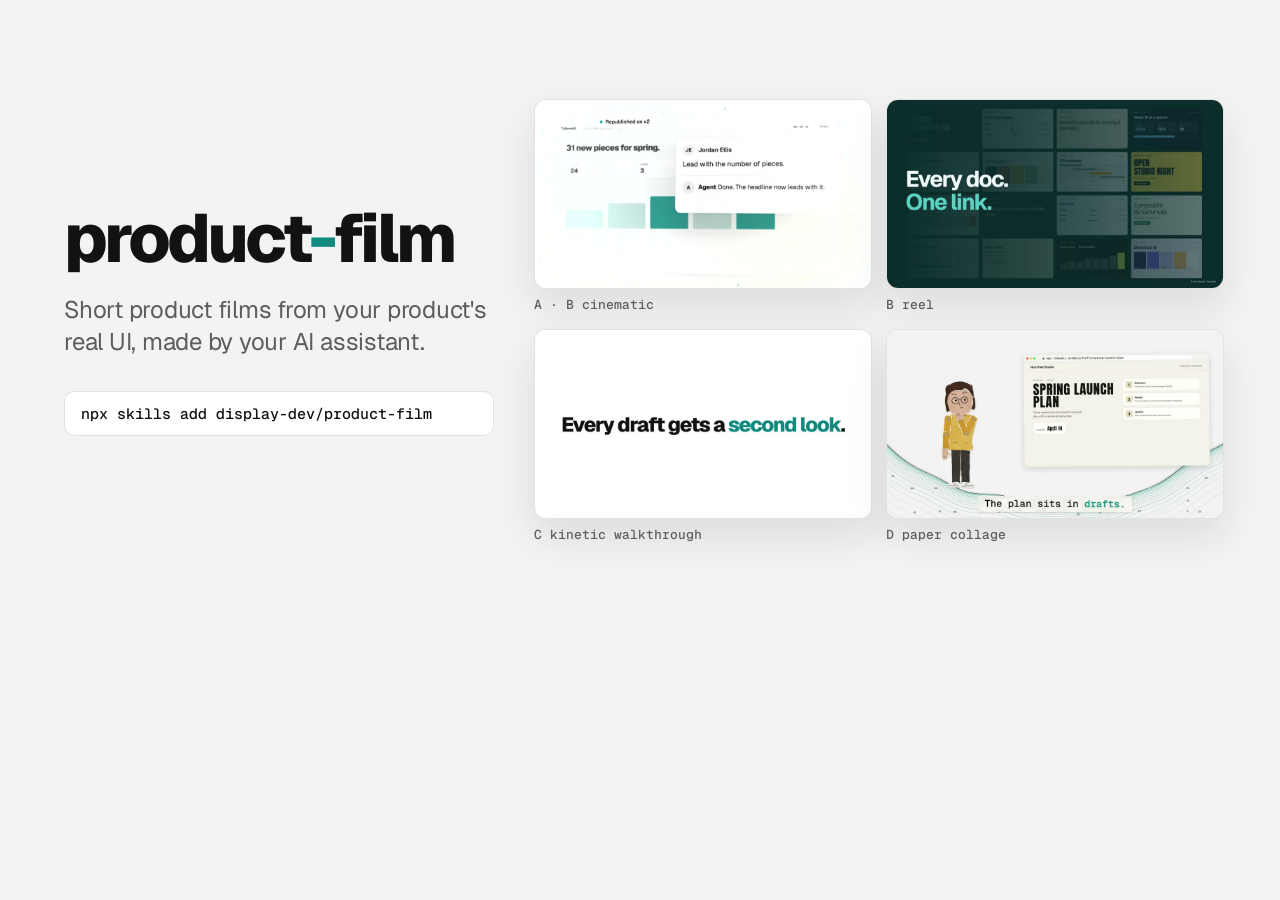
<file: assets/cover.html>
<!doctype html>
<html lang="en">
<head>
<meta charset="utf-8">
<title>product-film cover</title>
<!-- Rendered to cover.png by dev-scripts/build-cover.mjs. Frames come from the templates' example renders (assets/frames/). -->
<link rel="preconnect" href="https://fonts.googleapis.com">
<link href="https://fonts.googleapis.com/css2?family=Geist:wght@400;500;700;800&family=Geist+Mono:wght@500&display=swap" rel="stylesheet">
<style>
  :root { --plate: #F3F3F3; --ink: #121212; --muted: #5d5d5d; --line: rgba(18,18,18,.12); --accent: #0E8A7E; }
  * { box-sizing: border-box; margin: 0; }
  html, body { width: 1280px; height: 640px; background: var(--plate); color: var(--ink); font-family: Geist, system-ui, sans-serif; }
  .wrap { display: grid; grid-template-columns: 430px 1fr; gap: 40px; height: 100%; padding: 56px 56px 56px 64px; align-items: center; }
  h1 { font-size: 68px; font-weight: 800; letter-spacing: -0.045em; line-height: 1; }
  h1 span { color: var(--accent); }
  p { margin-top: 22px; font-size: 24px; line-height: 1.32; color: var(--muted); letter-spacing: -0.01em; }
  .cmd { margin-top: 34px; font: 500 15px/1 "Geist Mono", ui-monospace, monospace; background: #fff; border: 1px solid var(--line); border-radius: 10px; padding: 14px 16px; white-space: nowrap; }
  .grid { display: grid; grid-template-columns: 1fr 1fr; gap: 18px 14px; }
  .shot { aspect-ratio: 16 / 9; border-radius: 12px; overflow: hidden; background: #fff; border: 1px solid var(--line); box-shadow: 0 18px 40px rgba(30,28,20,.10); }
  .shot img { width: 100%; height: 100%; object-fit: cover; display: block; }
  figcaption { margin-top: 9px; font: 500 13px/1 "Geist Mono", ui-monospace, monospace; color: var(--muted); }
</style>
</head>
<body>
  <div class="wrap">
    <div>
      <h1>product<span>-</span>film</h1>
      <p>Short product films from your product's real UI, made by your AI assistant.</p>
      <div class="cmd">npx skills add display-dev/product-film</div>
    </div>
    <div class="grid">
      <figure><div class="shot"><img src="frames/cinematic.jpg" alt=""></div><figcaption>A · B  cinematic</figcaption></figure>
      <figure><div class="shot"><img src="frames/reel.jpg" alt=""></div><figcaption>B  reel</figcaption></figure>
      <figure><div class="shot"><img src="frames/kinetic.jpg" alt=""></div><figcaption>C  kinetic walkthrough</figcaption></figure>
      <figure><div class="shot"><img src="frames/paper.jpg" alt=""></div><figcaption>D  paper collage</figcaption></figure>
    </div>
  </div>
</body>
</html>
</file>
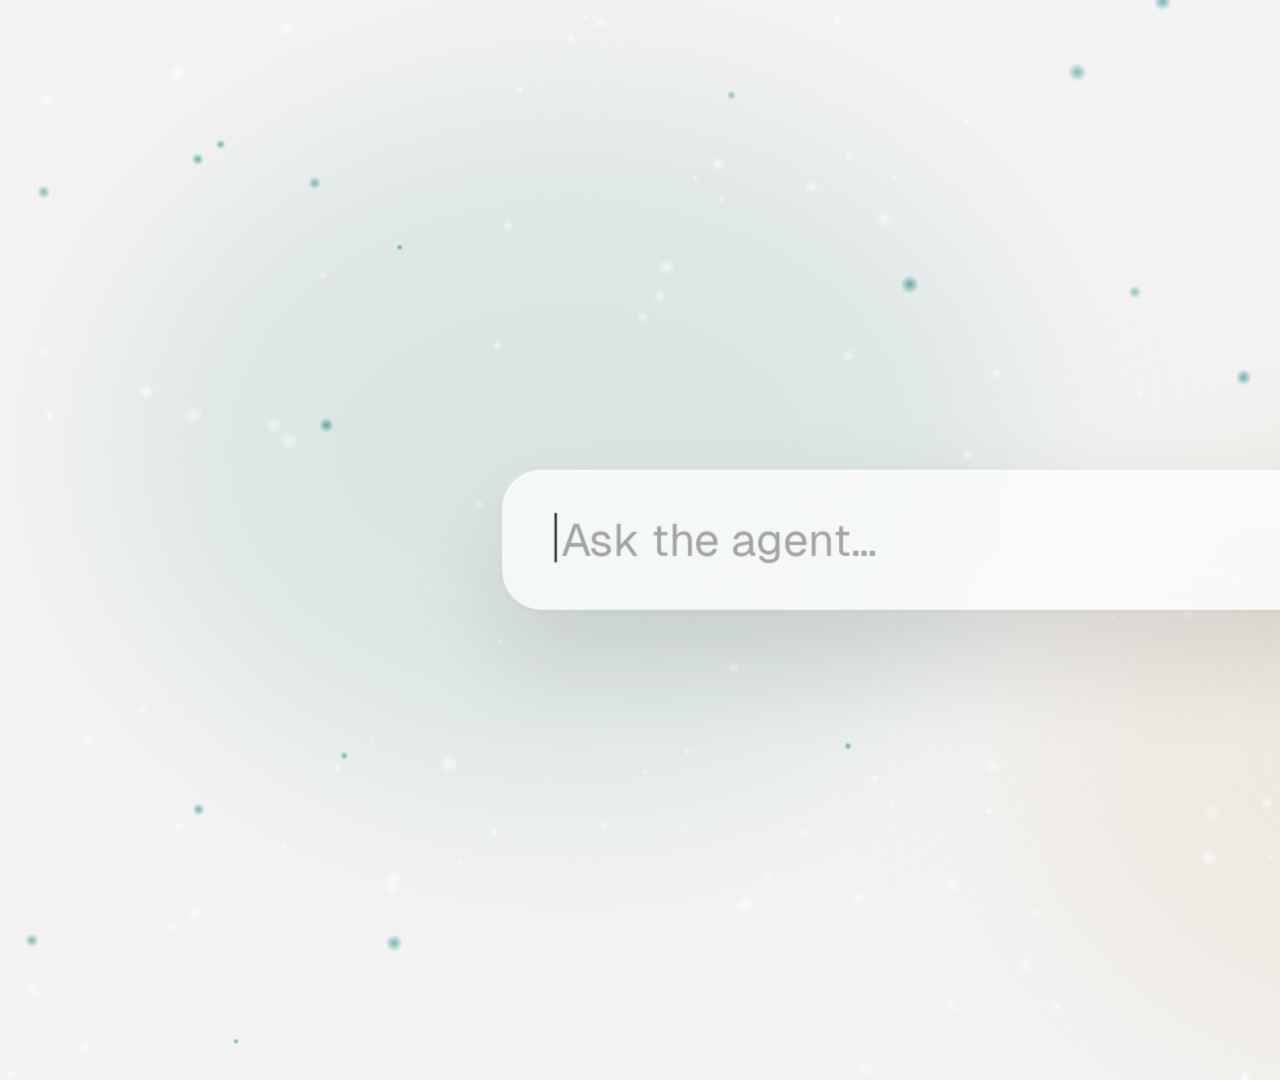
<file: product-film/templates/cinematic/beats.html>
<!doctype html><html lang="en"><head><meta charset="utf-8">
<!-- Product beats for Routes A and B (product-film skill). One <div class="beat"> per beat inside a 3D world and camera;
     ?beat=<id> shows one beat, window.seek(t) draws its frame t deterministically, window.BEATS lists beat lengths
     for render.js. Rig and tuned numbers: references/camera-rig.md.
     Example product: Tidewell, a fictional shared-docs app. Three example beats follow the choreography table in
     camera-rig.md: b1 publish, b2 comment → v2, b3 share. Replace the markup with your product's real components;
     keep the rig. -->
<link href="https://fonts.googleapis.com/css2?family=Geist:wght@400;500;600;700;800&family=Geist+Mono:wght@400;500&display=swap" rel="stylesheet">
<style>
/* ===== Brand. Replace with your product's tokens (DESIGN.md, tokens.css, a Tailwind config or the app's CSS custom
   properties). Every brand colour and font on this page comes from this block, the particles included; the Google
   Fonts link above must load the same families. Example values: Tidewell. ===== */
:root{
  --accent: #0E8A7E;
  --on-accent: #FFFFFF;
  --ink: #121212;
  --plate: #F3F3F3;          /* the off-white plate behind every beat */
  --bg: #FFFFFF;             /* product surfaces */
  --muted: #6B6B6B;
  --muted-weak: #A3A3A3;
  --border: #E5E5E5;
  --surface: #F5F5F5;
  --surface-2: #EDEDED;
  --blob-1: color-mix(in oklab, var(--accent) 16%, var(--plate));   /* the two soft colour blobs on the plate */
  --blob-2: #EDE6DC;
  --font: 'Geist', sans-serif;
  --font-mono: 'Geist Mono', monospace;
}
/* ===== end of brand block ===== */
*{margin:0;padding:0;box-sizing:border-box}
html,body{width:1920px;height:1080px;overflow:hidden;background:var(--plate)}
#stage{position:absolute;inset:0;width:1920px;height:1080px;font-family:var(--font);color:var(--ink);overflow:hidden;background:var(--plate)}

/* ---------- stage, world and camera (camera-rig.md) ---------- */
#plate{position:absolute;inset:0;overflow:hidden}
#plate i{position:absolute;border-radius:50%;filter:blur(90px);opacity:.75;display:block}
#pf{position:absolute;inset:0;width:1920px;height:1080px}
#world{position:absolute;inset:0;perspective:1500px;perspective-origin:50% 46%}
#cam{position:absolute;inset:0;transform-origin:50% 50%;transform-style:preserve-3d;will-change:transform}
.beat{position:absolute;inset:0;display:none;transform-style:preserve-3d}.beat.on{display:block}
.p3{transform-style:preserve-3d;will-change:transform,opacity}
/* glass panels; comments, pills and dialogs are solid */
.glass{background:rgba(255,255,255,.70)!important;backdrop-filter:blur(22px) saturate(1.15);border:1px solid rgba(255,255,255,.85)!important;box-shadow:0 44px 100px rgba(30,28,20,.12),0 2px 8px rgba(0,0,0,.04),inset 0 1px 0 rgba(255,255,255,.95)!important}
.solid{background:var(--bg)!important;border:1px solid var(--border)!important;box-shadow:0 44px 100px rgba(30,28,20,.16),0 2px 8px rgba(0,0,0,.06)!important}

/* ---------- example product components (Tidewell). Replace with your product's shipped markup and CSS. ---------- */
/* composer: the agent's prompt box */
.composer{position:absolute;left:50%;top:472px;width:1480px;height:136px;margin-left:-740px;border-radius:38px;display:flex;align-items:center;gap:26px;padding:0 48px;font-size:44px;color:var(--ink)}
.composer .cph{color:var(--muted-weak);position:absolute;left:56px}   /* starts right of the caret; text and caret share one flex item, so the gap never opens between them */
.composer .send{margin-left:auto;width:56px;height:56px;border-radius:16px;background:var(--ink);display:flex;align-items:center;justify-content:center;flex:none}
.composer .send svg{width:22px;height:22px;stroke:#fff;fill:none;stroke-width:2.6;stroke-linecap:round;stroke-linejoin:round}
.caret{display:inline-block;width:2px;height:1.1em;background:var(--ink);margin-left:2px;vertical-align:-.15em}
.think{position:absolute;left:50%;top:520px;transform:translateX(-50%);display:flex;gap:10px;opacity:0}.think i{width:12px;height:12px;border-radius:50%;background:var(--muted-weak)}

/* tool card: the agent's result, with a preview of the published page */
.toolcard{position:absolute;left:50%;top:300px;margin-left:-560px;width:1120px;border-radius:18px!important;overflow:hidden;opacity:0;transform-style:preserve-3d}
.tc-head{height:58px;display:flex;align-items:center;gap:14px;padding:0 22px;background:rgba(255,255,255,.35);border-bottom:1px solid var(--border)}
.tc-wm{font-size:20px;font-weight:800;letter-spacing:-.035em}
.tc-path{font-family:var(--font-mono);font-size:16.5px;color:var(--muted)}
.tc-status{margin-left:auto;display:flex;align-items:center;gap:8px;font-size:15px;font-weight:600;color:var(--muted);min-width:130px;justify-content:flex-end}
.tc-spin{width:17px;height:17px;border:2.5px solid var(--border);border-top-color:var(--muted);border-radius:50%}
.tc-check{width:20px;height:20px;color:var(--accent);display:none}
.tc-status .lbl-done{color:var(--accent);display:none}
.tc-prev{height:0;overflow:hidden}
.tc-doc{padding:26px 34px 20px}
.tc-title{font-size:27px;font-weight:800;letter-spacing:-.035em;opacity:0}
.tc-stats{display:flex;gap:14px;margin-top:18px}
.tc-stat{flex:1;border:1px solid var(--border);border-radius:10px;padding:12px 16px;opacity:0;background:var(--bg)}
.tc-stat .k{font-size:12.5px;font-weight:500;color:var(--muted)}
.tc-stat .v{font-size:21px;font-weight:800;letter-spacing:-.02em;margin-top:2px}
.tc-chart{display:flex;align-items:flex-end;gap:14px;height:150px;margin-top:18px}
.tc-chart .bar{flex:1;border-radius:5px 5px 2px 2px;transform-origin:bottom;transform:scaleY(0);background:var(--accent)}
.tc-chart .bar.lt{background:color-mix(in oklab, var(--accent) 35%, var(--bg))}
.tc-foot{display:flex;gap:12px;padding:16px 34px 22px}
.tc-btn{font-size:16.5px;font-weight:600;border-radius:9px;padding:11px 20px;opacity:0}
.tc-btn.pri{background:var(--accent);color:var(--on-accent)}
.tc-btn.sec{border:1px solid var(--border);color:var(--ink)}

/* doc panel: the published page with its header */
.docpanel{position:absolute;left:50%;top:140px;width:1500px;height:800px;margin-left:-750px;border-radius:22px;overflow:hidden;transform-style:preserve-3d}
.ahdr{height:70px;display:flex;align-items:center;gap:14px;padding:0 40px;border-bottom:1px solid var(--border)}
.abrand{font-size:21px;font-weight:800;letter-spacing:-.035em}
.asep{width:1px;height:24px;background:var(--border)}
.aname{font-size:17px;color:var(--muted);font-weight:500}
.vchip{font-size:14px;font-weight:600;font-family:var(--font-mono);padding:5px 12px;border-radius:7px;border:1px solid var(--border);color:var(--muted);background:var(--surface);display:inline-block}
.vchip.v2{color:var(--accent);border-color:var(--accent);background:var(--bg)}
.pstack{display:flex;margin-left:auto}
.pav{width:36px;height:36px;border-radius:50%;border:2px solid var(--bg);background:var(--surface-2);display:flex;align-items:center;justify-content:center;font-size:13.5px;font-weight:700;margin-left:-8px}
.hbtn{display:flex;align-items:center;height:38px;padding:0 16px;border:1px solid var(--border);border-radius:9px;font-size:15.5px;font-weight:600;background:var(--bg);margin-left:16px}
.adoc{padding:40px 70px}
.adoc-title{font-size:44px;font-weight:800;letter-spacing:-.04em;white-space:nowrap;display:inline-block;transform-origin:0 50%}
.astats{display:flex;gap:22px;margin-top:30px;max-width:1100px}
.astat{flex:1;border:1px solid var(--border);border-radius:12px;padding:18px 22px;background:var(--bg)}
.astat .k{font-size:15px;font-weight:500;color:var(--muted)}
.astat .v{font-size:32px;font-weight:800;letter-spacing:-.02em;margin-top:4px}
.achart{display:flex;align-items:flex-end;gap:26px;height:230px;margin-top:36px;max-width:1100px}
.achart .bar{flex:1;border-radius:7px 7px 3px 3px;background:var(--accent)}
.achart .bar.lt{background:color-mix(in oklab, var(--accent) 35%, var(--bg))}

/* comment popover with the agent's reply; a sibling of the panel, never its child (a parent's blur would blur it) */
.cpop{position:absolute;width:440px;border-radius:16px!important;padding:20px;opacity:0;transform-style:preserve-3d}
.cpop-head{display:flex;align-items:center;gap:11px;margin-bottom:10px}
.avatar{width:32px;height:32px;border-radius:50%;background:var(--surface-2);font-size:14px;font-weight:700;display:flex;align-items:center;justify-content:center;border:1px solid var(--border)}
.cpop-who{font-size:16.5px;font-weight:600}
.cpop-body{font-size:19px;line-height:1.5}
.reply-row{display:flex;gap:11px;margin-top:16px;border-top:1px solid var(--border);padding-top:16px;opacity:0}
.reply-row .rtx{font-size:17px;line-height:1.45;align-self:center}
.reply-row .rtx b{font-weight:700}
.resolved{margin-top:13px;font-size:15.5px;color:var(--accent);font-weight:600;visibility:hidden}
.rpill{position:absolute;padding:12px 20px;border-radius:99px!important;font-size:18px;font-weight:600;display:flex;align-items:center;gap:10px;opacity:0;white-space:nowrap}
.rpill i{width:10px;height:10px;border-radius:50%;background:var(--accent)}

/* share popover */
.spop{position:absolute;left:50%;top:50%;width:640px;margin:-200px 0 0 -320px;border-radius:18px!important;padding:26px 28px;opacity:0;transform-style:preserve-3d}
.spop-title{font-size:20px;font-weight:700;letter-spacing:-.02em}
.srow{display:flex;align-items:center;gap:13px;padding:15px 0;border-bottom:1px solid var(--border)}
.srow .sic{width:34px;height:34px;border-radius:50%;background:var(--surface-2);border:1px solid var(--border);display:flex;align-items:center;justify-content:center;font-size:13px;font-weight:700}
.srow .swho{font-size:17px;font-weight:600}
.srow .ssub{font-size:14px;color:var(--muted);margin-top:2px}
.srow .srole{margin-left:auto;font-size:15px;color:var(--muted);font-weight:500;white-space:nowrap}
.srow.added{border-bottom:none;overflow:hidden;max-height:0}
.sinput{display:flex;gap:10px;margin-top:16px}
.sfield{flex:1;height:46px;border:1px solid var(--border);border-radius:10px;display:flex;align-items:center;padding:0 16px;font-family:var(--font-mono);font-size:16.5px;position:relative}
.sfield .ph{position:absolute;left:16px;font-family:var(--font);font-size:15.5px;color:var(--muted-weak)}
.sfield.focus{border-color:var(--accent);box-shadow:0 0 0 3px color-mix(in oklab, var(--accent) 18%, transparent)}
.srole-pill{height:46px;border:1px solid var(--border);border-radius:10px;display:flex;align-items:center;padding:0 14px;font-size:15px;font-weight:500;white-space:nowrap}
.sbtn{height:46px;border-radius:10px;background:var(--accent);color:var(--on-accent);font-size:16px;font-weight:600;display:flex;align-items:center;padding:0 20px}
.sbtn.hovered{background:color-mix(in oklab, var(--accent) 86%, black)}
</style></head><body>
<div id="stage">
  <div id="plate"><i id="bl1" style="width:900px;height:700px;left:120px;top:80px;background:var(--blob-1)"></i><i id="bl2" style="width:800px;height:640px;left:1050px;top:420px;background:var(--blob-2)"></i></div>
  <canvas id="pf" width="3840" height="2160"></canvas>
  <div id="world"><div id="cam">

  <!-- b1 publish: the prompt types, the composer lifts, the agent's card lands with a preview of the page -->
  <div class="beat" id="b1">
    <div class="composer glass p3" id="composer"><span class="cph" id="cph">Ask the agent…</span><span><span id="ptx"></span><span class="caret" id="pcar"></span></span>
      <span class="send"><svg viewBox="0 0 24 24"><path d="M12 19V5M5.5 11.5 12 5l6.5 6.5"/></svg></span></div>
    <div class="think" id="think"><i></i><i></i><i></i></div>
    <div class="toolcard glass p3" id="card">
      <div class="tc-head"><span class="tc-wm">Tidewell</span><span class="tc-path">tidewell.example/p/k3v9Q2mx</span>
        <span class="tc-status"><span class="tc-spin" id="spin"></span><svg class="tc-check" id="check" viewBox="0 0 24 24" fill="none" stroke="currentColor" stroke-width="2.6" stroke-linecap="round" stroke-linejoin="round"><path d="M5 12.5l4.5 4.5L19 7.5"/></svg><span id="lbl-busy">Publishing…</span><span class="lbl-done" id="lbl-done">Published</span></span></div>
      <div class="tc-prev" id="prev"><div class="tc-doc">
        <div class="tc-title" id="tct">Spring catalogue brief</div>
        <div class="tc-stats"><div class="tc-stat"><div class="k">Pieces</div><div class="v">24</div></div><div class="tc-stat"><div class="k">Looks</div><div class="v">3</div></div><div class="tc-stat"><div class="k">Launch</div><div class="v">Mar 14</div></div></div>
        <div class="tc-chart"><i class="bar lt" style="height:42%"></i><i class="bar lt" style="height:58%"></i><i class="bar" style="height:74%"></i><i class="bar lt" style="height:63%"></i><i class="bar" style="height:92%"></i></div>
      </div></div>
      <div class="tc-foot"><span class="tc-btn pri">Open page</span><span class="tc-btn sec">Share</span></div>
    </div>
  </div>

  <!-- b2 comment → v2: the page steps back, the client's comment comes forward, the agent replies and republishes -->
  <div class="beat" id="b2">
    <div class="docpanel glass p3" id="dp2">
      <div class="ahdr"><span class="abrand">Tidewell</span><span class="asep"></span><span class="aname">Spring catalogue brief</span><span class="vchip" id="vc2">v1</span>
        <span class="pstack"><span class="pav">MC</span><span class="pav">SR</span><span class="pav">JE</span></span><span class="hbtn">Share</span></div>
      <div class="adoc"><div class="adoc-title" id="h2">A catalogue for every season.</div>
        <div class="astats"><div class="astat"><div class="k">Pieces</div><div class="v">24</div></div><div class="astat"><div class="k">Looks</div><div class="v">3</div></div><div class="astat"><div class="k">Launch</div><div class="v">Mar 14</div></div></div>
        <div class="achart"><i class="bar lt" style="height:42%"></i><i class="bar lt" style="height:58%"></i><i class="bar" style="height:74%"></i><i class="bar lt" style="height:63%"></i><i class="bar" style="height:92%"></i></div></div>
    </div>
    <div class="cpop solid p3" id="cp2" style="left:1010px;top:330px">
      <div class="cpop-head"><span class="avatar">JE</span><span class="cpop-who">Jordan Ellis</span></div>
      <div class="cpop-body">Lead with the number of pieces.</div>
      <div class="reply-row" id="rp2"><span class="avatar">A</span><span class="rtx"><b>Agent</b> Done. The headline now leads with it.</span></div>
      <div class="resolved" id="rs2">Resolved</div>
    </div>
    <div class="rpill solid p3" id="pl2" style="left:560px;top:175px"><i></i>Republished as v2</div>
  </div>

  <!-- b3 share: the dialog comes forward over the page, an email types in, Invite adds the row -->
  <div class="beat" id="b3">
    <div class="docpanel glass p3" id="dp3">
      <div class="ahdr"><span class="abrand">Tidewell</span><span class="asep"></span><span class="aname">Spring catalogue brief</span><span class="vchip v2">v2</span>
        <span class="pstack"><span class="pav">MC</span><span class="pav">SR</span></span><span class="hbtn">Share</span></div>
      <div class="adoc"><div class="adoc-title">31 new pieces for spring.</div></div>
    </div>
    <div class="spop solid p3" id="sp3">
      <div class="spop-title">Share “Spring catalogue brief”</div>
      <div class="srow"><span class="sic">NS</span><div><div class="swho">Northfield Studio</div><div class="ssub">Everyone in the studio</div></div><span class="srole">Can edit</span></div>
      <div class="srow added" id="add3"><span class="sic">JE</span><div><div class="swho">Jordan Ellis</div><div class="ssub">jordan@example.com</div></div><span class="srole">Can comment</span></div>
      <div class="sinput"><div class="sfield focus" id="sf3"><span class="ph" id="sph3">Add people by email</span><span id="stx3"></span><span class="caret" id="scar3"></span></div>
        <span class="srole-pill">Can comment</span><span class="sbtn" id="sb3">Invite</span></div>
    </div>
  </div>

  </div></div>
</div>
<script>
// ---- helpers, camera, depth of field and particles: see references/camera-rig.md ----
const $=id=>document.getElementById(id);
const clamp=(x,a,b)=>Math.max(a,Math.min(b,x)),lerp=(a,b,u)=>a+(b-a)*u,seg=(t,a,b)=>clamp((t-a)/(b-a),0,1);
const eo=u=>1-Math.pow(1-u,3),ei=u=>u*u*u,eio=u=>u<.5?4*u*u*u:1-Math.pow(-2*u+2,3)/2;
const bo=u=>{const c1=1.70158,c3=c1+1;return 1+c3*Math.pow(u-1,3)+c1*Math.pow(u-1,2);};
window.BEATS={b1:3.8,b2:3.2,b3:3.2};                          // beat lengths in seconds; render.js reads them
const BEAT=(new URLSearchParams(location.search)).get('beat')||'b1';
$(BEAT).classList.add('on');
const T=window.BEATS[BEAT];
// particles: seeded, identical every render; about 16 % carry the accent
const rgbOf=c=>{const k=document.createElement('canvas').getContext('2d');k.fillStyle=c;k.fillRect(0,0,1,1);return [...k.getImageData(0,0,1,1).data.slice(0,3)].join(',');};
const ACC=rgbOf(getComputedStyle(document.documentElement).getPropertyValue('--accent').trim());
let s=1337;const rnd=()=>{s=(s*1664525+1013904223)>>>0;return s/4294967296;};
const P=[];for(let i=0;i<170;i++){P.push({bx:rnd()*1920,by:rnd()*1080,r:1.2+rnd()*3.6,d:.35+rnd()*.65,ph:rnd()*6.283,g:rnd()<.16});}
const cv=$('pf'),cx=cv.getContext('2d');
function particles(t,co){cx.setTransform(2,0,0,2,0,0);cx.clearRect(0,0,1920,1080);
  const u=co?ei(seg(t,1.35,2.35)):0, fade=co?1-seg(t,2.05,2.65):1;
  for(const p of P){let x=p.bx+22*p.d*Math.sin(.35*t+p.ph), y=((p.by-14*p.d*t)%1080+1080)%1080;
    if(co){x=lerp(x,960+(p.bx-960)*.06,u);y=lerp(y,560+(p.by-560)*.06,u);}   // converge on the card
    const a=(.32+.4*p.d)*fade; const g=cx.createRadialGradient(x,y,0,x,y,p.r*2.2);
    const c=p.g?ACC:'255,255,255';g.addColorStop(0,`rgba(${c},${a})`);g.addColorStop(1,`rgba(${c},0)`);
    cx.fillStyle=g;cx.beginPath();cx.arc(x,y,p.r*2.2,0,6.283);cx.fill();}}
function plate(t){$('bl1').style.transform=`translate(${30*Math.sin(.3*t)}px,${20*Math.cos(.25*t)}px)`;$('bl2').style.transform=`translate(${-26*Math.sin(.28*t+1)}px,${18*Math.cos(.3*t)}px)`;}
const CAM={x:0,y:0,z:0,rx:0,ry:0};
// one move over the beat, plus residual drift; rot=false on beats whose objects are screen-fixed
function cam3(t,a,b,dur,rot=true){const u=eio(seg(t,0,dur));for(const k of ['x','y','z','rx','ry'])CAM[k]=lerp(a[k]??0,b[k]??0,u);
  CAM.x+=6*Math.sin(t*.9+1.2);CAM.y+=4*Math.sin(t*1.25+.4);if(rot){CAM.ry+=.4*Math.sin(t*.7);CAM.rx+=.3*Math.sin(t*.55+2);}
  $('cam').style.transform=`translate3d(${-CAM.x}px,${-CAM.y}px,${CAM.z}px) rotateX(${-CAM.rx}deg) rotateY(${-CAM.ry}deg)`;}
// keyframed camera for beats with several moves (typing → lift → land)
function camK(t,K,rot=false){let a=K[0],b=K[K.length-1];for(let i=0;i<K.length-1;i++){if(t>=K[i].t&&t<=K[i+1].t){a=K[i];b=K[i+1];break;}}if(t>b.t)a=b;
  const u=b.t>a.t?eio(seg(t,a.t,b.t)):1;for(const k of ['x','y','z','rx','ry'])CAM[k]=lerp(a[k]??0,b[k]??0,u);
  CAM.x+=6*Math.sin(t*.9+1.2);CAM.y+=4*Math.sin(t*1.25+.4);if(rot){CAM.ry+=.4*Math.sin(t*.7);CAM.rx+=.3*Math.sin(t*.55+2);}
  $('cam').style.transform=`translate3d(${-CAM.x}px,${-CAM.y}px,${CAM.z}px) rotateX(${-CAM.rx}deg) rotateY(${-CAM.ry}deg)`;}
// z = depth, focus = the plane that is sharp; blur grows 1px per 110px beyond a 90px dead zone, capped at 3.5px
function put(el,o){const z=o.z??0,f=o.focus??z,d=Math.abs(z-f);const blur=clamp((d-90)/110,0,3.5);
  el.style.transform=`translate3d(${o.x??0}px,${o.y??0}px,${z}px) rotateX(${o.rx??0}deg) rotateY(${o.ry??0}deg) scale(${o.s??1})`;
  el.style.filter=blur>0.05?`blur(${blur.toFixed(2)}px)`:'';el.style.opacity=(o.op??1)*(1-0.10*clamp(blur/3.5,0,1));}
// entrance: rises 44px, scales .94→1, fades in; tilt settles from 7°/−9° to 1.5°/−2° with a sine under it (tilt:false on screen-fixed objects)
function p3(el,t,t0,dur,extra='',o={}){const u=eo(seg(t,t0,t0+dur));put(el,{x:o.x??0,y:(o.y??0)+lerp(44,0,u),z:o.z??0,focus:o.focus,rx:o.tilt===false?0:lerp(7,1.5,u)+.6*Math.sin(.9*t),ry:o.tilt===false?0:lerp(-9,-2,u)+1.1*Math.sin(.7*t+1),s:lerp(.94,1,u)*(o.s??1),op:u*(o.op??1)});return u;}
// small entrance for children inside a placed object (no z): y +18 → 0, scale .94 → 1, opacity
function rise(el,t,t0,dur=.3,dy=18){const u=eo(seg(t,t0,t0+dur));el.style.opacity=u;el.style.transform=`translateY(${lerp(dy,0,u)}px) scale(${lerp(.94,1,u)})`;return u;}
const blink=t=>(t*2.2)%1<.55?1:0;

// ---------- b1 publish (3.8 s) ----------
const PROMPT='Turn the Northfield call notes into a brief for Jordan.';   // ~45 characters per second
function b1(t){
  camK(t,[{t:0,x:-300,z:40},{t:.15,x:-300,z:250},{t:1.35,x:210,z:350},{t:1.95,x:-10,y:-60,z:20},{t:2.75,x:-10,y:-60,z:210},{t:3.8,x:-10,y:-60,z:240}]);
  const n=Math.floor(PROMPT.length*seg(t,.15,1.35));$('ptx').textContent=PROMPT.slice(0,n);$('cph').style.opacity=n?0:1;$('pcar').style.opacity=t<1.42?(t<1.35?1:blink(t)):0;
  // the composer lifts out of the way; the focus moves to the card plane, so it softens by about 1px
  const lu=eo(seg(t,1.42,1.95));put($('composer'),{y:-330*lu,s:lerp(1,.86,lu),op:lerp(1,.65,lu),z:0,focus:200*lu});
  $('think').style.opacity=seg(t,1.5,1.58)*(1-seg(t,1.8,1.88));
  p3($('card'),t,1.9,.6,'',{z:200,focus:200,tilt:false,s:1.1});
  $('prev').style.height=(400*eo(seg(t,2.15,2.7)))+'px';
  rise($('tct'),t,2.3,.25);
  document.querySelectorAll('#card .tc-stat').forEach((e,i)=>rise(e,t,2.35+i*.08));
  document.querySelectorAll('#card .tc-chart .bar').forEach((e,i)=>{e.style.transform=`scaleY(${eo(seg(t,2.5+i*.06,2.5+i*.06+.4))})`;});
  const done=t>=2.75;$('spin').style.display=done?'none':'block';$('lbl-busy').style.display=done?'none':'inline';$('check').style.display=done?'block':'none';$('lbl-done').style.display=done?'inline':'none';
  $('spin').style.transform=`rotate(${t*540}deg)`;
  document.querySelectorAll('#card .tc-btn').forEach((e,i)=>rise(e,t,2.8+i*.08));}

// ---------- b2 comment → v2 (3.2 s) ----------
const H2A='A catalogue for every season.',H2B='31 new pieces for spring.';
function b2(t){
  cam3(t,{x:-40,y:0,z:-20,ry:-2},{x:60,y:-16,z:180,ry:2},T);
  // subject forward, ground back: the page scales to .98, dims to .86 and the focus follows the comment (blur ≤ 1.6px)
  const g=eo(seg(t,.2,.9));put($('dp2'),{z:0,focus:260*g,s:lerp(1,.98,g),op:lerp(1,.86,g)});
  const cu=eo(seg(t,.15,.75));p3($('cp2'),t,.15,.6,'',{z:lerp(40,260,cu),focus:260*g+40*(1-g),s:lerp(1,1.5,cu)});
  rise($('rp2'),t,.85,.4);
  const h=$('h2');h.textContent=t>=1.6?H2B:H2A;h.style.transform=`scale(${1+.05*Math.sin(Math.PI*seg(t,1.45,1.8))})`;
  const v=$('vc2'),v2=t>=1.55;v.textContent=v2?'v2':'v1';v.classList.toggle('v2',v2);v.style.transform=v2?`scale(${lerp(1.4,1,bo(seg(t,1.55,1.9)))})`:'';
  const pu=eo(seg(t,1.85,2.25));put($('pl2'),{y:lerp(18,0,pu),z:lerp(60,200,pu),focus:260*g,s:lerp(1,1.25,pu),op:pu});
  $('rs2').style.visibility=t>=2.2?'visible':'hidden';$('rs2').style.opacity=eo(seg(t,2.2,2.45));}

// ---------- b3 share (3.2 s) ----------
const EMAIL='jordan@example.com';
function b3(t){
  cam3(t,{x:0,y:-10,z:-40,ry:2},{x:30,y:20,z:220,ry:-2},T);
  put($('dp3'),{z:0,focus:200,s:.98,op:.86});
  p3($('sp3'),t,0,.55,'',{z:40,focus:40,s:1.7});
  const n=Math.floor(EMAIL.length*seg(t,.3,1.45));$('stx3').textContent=t<2.0?EMAIL.slice(0,n):'';$('sph3').style.display=n||t>=2.0?'none':'inline';
  $('scar3').style.opacity=t<1.45?1:t<2.0?blink(t):blink(t-2.0);
  $('sb3').classList.toggle('hovered',t>=1.7);$('sb3').style.transform=`scale(${1-.08*Math.sin(Math.PI*seg(t,1.85,2.05))})`;
  const a=eo(seg(t,2.0,2.45));const r=$('add3');r.style.maxHeight=(80*a)+'px';r.style.opacity=a;r.style.transform=`translateY(${lerp(-8,0,a)}px)`;}

window.seek=function(t){plate(t);particles(t,BEAT==='b1');
  if(BEAT==='b1')b1(t);
  if(BEAT==='b2')b2(t);
  if(BEAT==='b3')b3(t);
};
window.seek(0);
</script></body></html>
</file>
<file: product-film/templates/walkthrough/reel.html>
<!doctype html><html lang="en"><head><meta charset="utf-8">
<!-- Reel engine (product-film skill, references/reel-style.md). A launch reel cut to music on two flat plates: one claim
     and the product doing it per section, every section boundary on a bar line. It runs on the walkthrough pipeline:
     plan-R.json ("page": "reel.html", one clip, no dissolves) with render.js, audit.js, plan-jobs.py, assemble.sh, and
     previewq.js with PAGE=reel.html.
     The music grid (BPM, OFFSET) and the section list (bars, plate, entry, kicker, claim) are the first script below.
     Every time on the page derives from them, so a new track re-times the film in one place: run beatmap.py on the
     track and paste its BPM and OFFSET. Times inside a section are in beats (B) and half-beats (H) from its bar line;
     exits (the dive) count back from the section's end, so changing a section's bars adds or removes a hold at its end.
     window.seek(t) draws film time t from scratch. Each section is its own element, shown only during its bars, so
     audit.js reads straight across the hard cuts: it compares an element only on frames where it is visible.
     Example product: Tidewell, a fictional shared-docs app. Replace the sections' content; keep the engine. -->
<script>
// ================= the music grid and the sections: re-time the film here =================
// BPM and OFFSET come from beatmap.py. OFFSET is the film time of the first bar line: 0 when the track is laid from a
// downbeat (beatmap.py prints that start point). Sections start on bar lines, in this order, and last `bars` bars.
//   plate: 'dark' or 'light'. in: 'cut' (default, a hard cut on the bar) or 'wipe' (the plate rises from the bottom in
//   WIPE = 0.1 s and lands on the bar). out: 'dive' (the section's .divew window fills the frame over DIVE = 0.25 s,
//   then the cut).
//   kicker/claim: the section's mono kicker and claim. In a claim, ' | ' breaks the line, {…} takes the accent and
//   […] gets an accent tint. fb: show the "Fictional brands" label.
const BPM = 126, OFFSET = 0;
const SECTIONS = [
  { id: 'range',    bars: 2, plate: 'dark',  fb: true },
  { id: 'reveal',   bars: 2, plate: 'dark' },
  { id: 'default',  bars: 2, plate: 'light', claim: 'Feedback lives in five places.', fb: true },
  { id: 'proof',    bars: 1, plate: 'light', claim: 'Your client opens [one link].', out: 'dive', fb: true },
  { id: 'comment',  bars: 2, plate: 'dark',  kicker: 'tidewell comments', claim: 'Comment on the exact line.', fb: true },
  { id: 'versions', bars: 1, plate: 'light', kicker: 'tidewell versions', claim: 'Every version, same link.', in: 'wipe', fb: true },
  { id: 'verbs',    bars: 1, plate: 'dark',  kicker: 'tidewell share --private', claim: 'Share it your way.' },
  { id: 'setup',    bars: 2, plate: 'light', claim: 'Start in one line.' },   // copy the install line, then the first prompt in an agent chat
  { id: 'end',      bars: 2, plate: 'dark' },
];
</script>
<link href="https://fonts.googleapis.com/css2?family=Geist:wght@400;500;600;700;800&family=Geist+Mono:wght@400;500;600&family=Caveat+Brush&family=Anton&family=Instrument+Serif:ital@0;1&display=swap" rel="stylesheet">
<style>
/* ===== Brand. Replace with your product's tokens (DESIGN.md, tokens.css, a Tailwind config or the app's CSS custom
   properties). The two plates and their accents carry the reel; product windows use the UI tokens below them. The
   Google Fonts link above must load the same families (Caveat Brush, Anton and Instrument Serif are only the example
   content's fonts: the red-pen labels and the thumbnail docs). Example values: Tidewell. ===== */
:root{
  --plate-dark: #0B2E2B;          /* dark plate */
  --plate-light: #E6F4F1;         /* light plate */
  --accent: #0E8A7E;              /* accent on light plates and in the product UI */
  --accent-on-dark: #5FD3C3;      /* accent on dark plates */
  --text-on-dark: #F1FAF8;
  --text-on-light: #0B2E2B;       /* claims on light plates take the dark plate's color */
  --muted-on-dark: rgba(241,250,248,.55);
  --muted-on-light: rgba(11,46,43,.55);
  --ink: #121212;                 /* product UI */
  --on-accent: #FFFFFF;
  --muted: #6B6B6B;
  --muted-weak: #A3A3A3;
  --border: #E5E5E5;
  --surface: #F7F7F7;
  --surface-2: #EDEDED;
  --sel: color-mix(in oklab, var(--accent) 24%, transparent);   /* text selection in the product */
  --markup: #D8433B;              /* red-pen markup in the problem section */
  --font: 'Geist', sans-serif;
  --font-mono: 'Geist Mono', monospace;
  --font-hand: 'Caveat Brush', cursive;
}
/* ===== end of brand block ===== */
*{margin:0;padding:0;box-sizing:border-box}
html,body{width:1920px;height:1080px;overflow:hidden;background:var(--plate-dark)}
#stage{position:absolute;inset:0;width:1920px;height:1080px;overflow:hidden;font-family:var(--font);background:var(--plate-dark)}
.sec{position:absolute;inset:0;display:none;overflow:hidden;isolation:isolate}   /* each section its own stacking context: a wipe covers all of the section below */
.sec.dark{background:var(--plate-dark);--fg:var(--text-on-dark);--acc:var(--accent-on-dark);--dim:var(--muted-on-dark);--pill:rgba(255,255,255,.08);
  --shadow:0 36px 90px rgba(0,0,0,.42),0 8px 22px rgba(0,0,0,.22);--plate:var(--plate-dark)}
.sec.light{background:var(--plate-light);--fg:var(--text-on-light);--acc:var(--accent);--dim:var(--muted-on-light);--pill:transparent;
  --shadow:0 30px 80px rgba(11,46,43,.16),0 6px 18px rgba(11,46,43,.08);--plate:var(--plate-light)}
.o{position:absolute}
.mono{font-family:var(--font-mono)}
.acc{color:var(--acc)}

/* claim block: kicker (mono, the exact command or feature) over a one- or two-line claim, top-left */
.cl{position:absolute;left:106px;top:84px;z-index:4;color:var(--fg)}
.kick{display:inline-block;font:500 21px/1 var(--font-mono);color:var(--dim);padding:8px 12px;margin:0 0 16px -12px;border-radius:8px;background:var(--pill);white-space:pre}
.light .kick{padding-left:0;padding-right:0;margin-left:0}
.ct{font-size:68px;font-weight:700;letter-spacing:-.045em;line-height:1.04}
/* a line rises in from a mask: .ln clips, .li translates up into it */
.ln{display:block;overflow:hidden;padding:0 .14em .16em 0;margin-bottom:-.16em}
.li{display:inline-block;white-space:nowrap}
.tint{position:relative;isolation:isolate}
.tint::before{content:'';position:absolute;left:-.06em;top:.1em;bottom:.02em;width:calc((100% + .12em) * var(--w,0));background:color-mix(in oklab, var(--acc) 30%, transparent);border-radius:.08em;z-index:-1}
.car{display:inline-block;width:.07em;height:.84em;margin-left:.05em;vertical-align:-.05em;background:var(--acc);border-radius:2px}
.fb{position:absolute;right:40px;bottom:30px;font:500 15px/1 var(--font-mono);color:var(--dim);z-index:6;white-space:nowrap}

/* product windows: white, a soft shadow, no border on the plate */
.win{position:absolute;background:#fff;border-radius:14px;overflow:hidden;box-shadow:var(--shadow);color:var(--ink);font-family:var(--font)}
.divew{position:absolute;inset:0;z-index:5}
.bch{height:52px;display:flex;align-items:center;gap:9px;padding:0 20px;background:#F3F3F3;border-bottom:1px solid var(--border)}
.bch>i{width:12px;height:12px;border-radius:50%;background:#D6D6D6;flex:none}
.url{margin-left:22px;width:560px;height:32px;border-radius:8px;background:#fff;border:1px solid var(--border);display:flex;align-items:center;gap:9px;padding:0 14px;font:500 15px var(--font-mono);color:#4A4A4A;white-space:nowrap}
.url svg{width:13px;height:13px;flex:none;stroke:#8A8A8A;fill:none;stroke-width:2.2}
.abar{height:62px;display:flex;align-items:center;gap:14px;padding:0 26px;border-bottom:1px solid var(--border);font-size:17px;white-space:nowrap;background:#fff}
.awm{font-weight:700;font-size:21px;letter-spacing:-.035em}
.asep{width:1px;height:22px;background:var(--border)}
.att{color:var(--muted);font-weight:500}
.vchip{font:600 14px var(--font-mono);padding:4px 10px;border-radius:7px;border:1px solid var(--border);background:var(--surface);color:var(--muted);display:inline-block;min-width:40px;text-align:center}
.avs{margin-left:auto;display:flex}
.av{width:32px;height:32px;border-radius:50%;border:2px solid #fff;font-size:12.5px;font-weight:700;display:flex;align-items:center;justify-content:center;margin-left:-8px;color:#fff;flex:none}
.btn{height:34px;padding:0 15px;border-radius:9px;font-size:15px;font-weight:600;display:inline-flex;align-items:center;gap:8px;white-space:nowrap}
.btn.pri{background:var(--accent);color:var(--on-accent)}
.btn.sec2{border:1px solid var(--border)}
.lpill{display:inline-flex;align-items:center;gap:8px;height:34px;padding:0 13px;border-radius:9px;border:1px solid var(--border);font:500 14px var(--font-mono);color:#3A3A3A}
.lpill svg{width:14px;height:14px;stroke:var(--accent);fill:none;stroke-width:2.2}
/* a Tidewell page */
.pg{padding:52px 80px}
.pg .eb{font:600 13px var(--font-mono);letter-spacing:.12em;color:var(--muted)}
.pg h1{font-size:56px;font-weight:700;letter-spacing:-.045em;line-height:1.08;margin-top:14px;white-space:nowrap}
.pg .ld{font-size:21px;line-height:1.45;color:var(--muted);margin-top:14px;max-width:820px}
.sts{display:flex;gap:16px;margin-top:34px}
.st{width:250px;border:1px solid var(--border);border-radius:12px;padding:16px 20px;background:var(--surface)}
.st .k{font-size:14px;color:var(--muted);font-weight:500}
.st .v{font-size:36px;font-weight:700;letter-spacing:-.03em;line-height:1.15;margin-top:4px;white-space:nowrap}
.pg h2{font-size:26px;font-weight:700;letter-spacing:-.03em;margin-top:40px}
.lks{display:flex;gap:16px;margin-top:16px}
.lk{width:250px;height:190px;border-radius:12px;position:relative}
.lk span{position:absolute;left:16px;bottom:14px;font:600 14px var(--font-mono);color:#fff;letter-spacing:.04em}
.pg .tx{font-size:19px;line-height:1.6;color:#3A3A3A;margin-top:12px;max-width:800px}
.sm .pg h1{font-size:46px}
.sm .st,.sm .lk{width:212px}
.hl{position:relative;display:inline-block;isolation:isolate}
.hl::before{content:'';position:absolute;left:-3px;top:.06em;bottom:.02em;width:calc((100% + 6px) * var(--w,0));background:var(--sel);border-radius:4px;z-index:-1}
/* comment rail */
.rail{position:absolute;right:0;top:62px;bottom:0;width:430px;background:var(--surface);border-left:1px solid var(--border);padding:26px 24px}
.rail .rh{font-size:15px;font-weight:600;color:var(--muted);display:flex;align-items:center;gap:8px}
.cm{position:absolute;left:24px;right:24px;background:#fff;border:1px solid var(--border);border-radius:14px;padding:18px 20px;box-shadow:0 8px 24px rgba(0,0,0,.06)}
.cm .who{display:flex;align-items:center;gap:10px;font-size:16px;font-weight:600;white-space:nowrap}
.cm .who .av{margin-left:0;border:0;width:30px;height:30px;font-size:12px}
.cm .who em{font-style:normal;font-weight:500;color:var(--muted);font-size:14px}
.cm .say{font-size:19px;line-height:1.4;margin-top:10px;color:#1E1E1E}
.cm .anc{font:500 13px var(--font-mono);color:var(--accent);margin-bottom:10px;white-space:nowrap}
/* version history rail */
.hrow{position:absolute;left:22px;right:22px;height:84px;border-radius:12px;padding:14px 16px;background:#fff;border:1px solid var(--border)}
.hrow b{font:600 14px var(--font-mono);color:var(--accent)}
.hrow .hn{font-size:16px;font-weight:600;margin-top:6px;white-space:nowrap}
.hrow .hm{font-size:13px;color:var(--muted);margin-top:2px;white-space:nowrap}

/* range: the wall of docs */
.wall{position:absolute;left:138px;top:66px;width:1644px;height:948px;transform-origin:50% 50%}
.th{position:absolute;width:396px;height:222px;border-radius:9px;overflow:hidden;box-shadow:0 10px 28px rgba(0,0,0,.28)}
.veil{position:absolute;inset:0;background:linear-gradient(90deg,var(--plate-dark) 0%,color-mix(in oklab,var(--plate-dark) 88%,transparent) 42%,color-mix(in oklab,var(--plate-dark) 62%,transparent) 100%);opacity:0}
.big{position:absolute;left:106px;top:392px;font-size:128px;font-weight:700;letter-spacing:-.05em;line-height:1.02;color:var(--fg);white-space:nowrap}
/* thumbnail docs (example content: each a small page in its own type and color) */
.tp{position:absolute;inset:0;padding:14px 16px;overflow:hidden}
.tp .hd{display:flex;align-items:center;justify-content:space-between;font:600 8.5px var(--font-mono);letter-spacing:.1em;text-transform:uppercase;opacity:.75}
.tp .hd i{display:inline-block;width:16px;height:2px;margin-left:5px;background:currentColor;opacity:.6;vertical-align:middle}
.tp .tt{margin-top:12px;line-height:1.02;letter-spacing:-.02em}
.tp .sb{font-size:10.5px;margin-top:8px;opacity:.75}
.tp .bt{display:inline-block;margin-top:10px;padding:5px 10px;border-radius:5px;font-size:9px;font-weight:600}
.tp .rw{display:flex;justify-content:space-between;font-size:11px;padding:7px 0;border-bottom:1px solid currentColor;border-color:color-mix(in oklab,currentColor 18%,transparent)}
.tp .kp{display:flex;gap:8px;margin-top:12px}
.tp .kp div{flex:1;border-radius:6px;padding:8px 9px;background:color-mix(in oklab,currentColor 8%,transparent)}
.tp .kp b{display:block;font-size:22px;letter-spacing:-.03em}
.tp .kp span{font-size:8.5px;opacity:.7}
.tp .ck{display:flex;align-items:center;gap:7px;font-size:11px;margin-top:7px}
.tp .ck i{width:11px;height:11px;border-radius:3px;border:1.5px solid currentColor;flex:none}
.tp .sw{display:flex;gap:7px;margin-top:12px}
.tp .sw div{flex:1;height:96px;border-radius:6px;position:relative;box-shadow:inset 0 0 0 1px rgba(0,0,0,.06)}
.tp .sw span{position:absolute;left:5px;bottom:4px;font:500 7px var(--font-mono);color:rgba(0,0,0,.55)}
.tp .gb{position:relative;height:13px;margin-top:9px;border-radius:4px;background:color-mix(in oklab,currentColor 7%,transparent)}
.tp .gb i{position:absolute;top:0;bottom:0;border-radius:4px}
.tp .ch{display:flex;align-items:flex-end;gap:6px;height:104px;margin-top:12px;border-bottom:1px solid color-mix(in oklab,currentColor 25%,transparent)}
.tp .ch i{flex:1;border-radius:3px 3px 0 0}

/* reveal */
.rvwm{position:absolute;left:100px;top:300px;font-size:232px;font-weight:700;letter-spacing:-.055em;line-height:1;color:var(--fg);white-space:nowrap;transform-origin:0 0}
.rvfl{position:absolute;left:110px;top:582px;font:500 27px/1.2 var(--font-mono);color:var(--dim);white-space:pre}
.tag{position:absolute;left:106px;top:226px;font-size:106px;font-weight:700;letter-spacing:-.05em;line-height:1.03;color:var(--fg)}
.rvsub{position:absolute;left:108px;top:930px;font:500 24px/1.2 var(--font-mono);color:var(--dim)}

/* the default: three scattered copies of the same feedback, red-penned */
.dk{position:absolute;left:0;top:0;width:500px;height:330px;background:#fff;border-radius:14px;box-shadow:var(--shadow);color:var(--ink);overflow:visible}
.dk .in{position:absolute;inset:0;border-radius:14px;overflow:hidden}
.rp{position:absolute;left:-16px;top:-16px;width:532px;height:362px;overflow:visible;pointer-events:none}
.rp path{fill:none;stroke:var(--markup);stroke-width:4;stroke-linecap:round;stroke-linejoin:round;stroke-dasharray:1 1;stroke-dashoffset:1;opacity:0}
.mk{position:absolute;font:400 38px/1 var(--font-hand);color:var(--markup);white-space:nowrap;transform-origin:0 100%}
.chat .chd{height:48px;display:flex;align-items:center;padding:0 18px;font-weight:700;font-size:16px;border-bottom:1px solid var(--border);gap:8px}
.chat .chd span{color:var(--muted);font-weight:500}
.msg{display:flex;gap:12px;padding:16px 18px}
.msg .av{margin:0;border:0;width:36px;height:36px;font-size:13px}
.msg b{font-size:15px}
.msg em{font-style:normal;color:var(--muted);font-size:13px;margin-left:6px}
.msg p{font-size:16px;margin-top:3px}
.shot{margin-top:10px;width:330px;height:150px;border-radius:8px;border:1px solid var(--border);background:#FBFBFB;position:relative;overflow:hidden}
.mail .mh{padding:18px 22px 12px;border-bottom:1px solid var(--border)}
.mail .sj{font-size:19px;font-weight:700;letter-spacing:-.01em;white-space:nowrap}
.mail .fr{font-size:14px;color:var(--muted);margin-top:6px;white-space:nowrap}
.mail .mb{padding:16px 22px;font-size:16px;line-height:1.45;color:#2A2A2A}
.att2{display:inline-flex;align-items:center;gap:12px;margin:2px 22px 0;padding:10px 14px 10px 10px;border:1px solid var(--border);border-radius:10px;background:var(--surface)}
.att2 i{width:34px;height:42px;border-radius:5px;background:#E2574C;color:#fff;font:700 10px var(--font-mono);font-style:normal;display:flex;align-items:flex-end;justify-content:center;padding-bottom:5px}
.att2 b{display:block;font:600 14px var(--font-mono)}
.att2 span{font-size:12px;color:var(--muted)}
.doc .dh{padding:20px 24px 0;font-size:22px;font-weight:700;letter-spacing:-.02em}
.doc .dl{margin:10px 24px 0;height:9px;border-radius:5px;background:#ECECEC}
.doc .pst{margin:16px 24px 0;padding:10px 14px;border-left:4px solid #C9C9C9;background:#F6F6F6;font-size:15px;line-height:1.45;color:#444;font-style:italic}

/* verbs */
.vb{position:absolute;left:106px;top:396px;width:1700px}
.vr{display:flex;gap:78px;height:190px;align-items:flex-start}
.vw{position:relative;font-size:104px;font-weight:700;letter-spacing:-.05em;line-height:1;color:var(--fg);white-space:nowrap;transform-origin:0 70%}
.dbox{position:absolute;left:-24px;top:-6px;right:-26px;bottom:-22px;border:3.5px dashed var(--acc);border-radius:16px 22px 14px 24px;transform:rotate(-1.4deg)}   /* hand-drawn: uneven corners, a slight tilt */
.spk{position:absolute;right:-74px;top:-40px;width:46px;height:46px;fill:var(--acc);opacity:0}

/* setup: an install line to copy, then an agent chat (an agent at work is a chat window, never a terminal: SKILL.md) */
.ipill{position:absolute;left:106px;top:262px;width:1340px;height:84px;border-radius:14px;background:#fff;border:1px solid color-mix(in oklab,var(--plate-dark) 14%,transparent);display:flex;align-items:center;gap:18px;padding:0 14px 0 26px;font:500 27px var(--font-mono);color:var(--ink);white-space:pre}
.ipill .pr{color:var(--accent)}
.cpy2{margin-left:auto;height:54px;min-width:150px;padding:0 20px;border-radius:11px;background:var(--accent);color:var(--on-accent);font:700 19px var(--font);display:flex;align-items:center;justify-content:center;white-space:nowrap}
.cpy2.hov{background:color-mix(in oklab,var(--accent) 86%,white)}
/* the agent chat window: header, messages, typing dots, a tool card, "Done." rows, the composer */
.agw{position:absolute;left:106px;width:1340px;border-radius:18px;background:#fff;box-shadow:var(--shadow);overflow:hidden;color:var(--ink);font-family:var(--font)}
.agw .ah{height:60px;display:flex;align-items:center;gap:10px;padding:0 24px;border-bottom:1px solid var(--border);font-size:19px;white-space:nowrap}
.agw .ah>i{width:12px;height:12px;border-radius:50%;background:#D6D6D6;flex:none}
.agw .ah b{margin-left:14px;font-weight:700}.agw .ah span{color:var(--muted)}
.agw .ab{position:absolute;left:0;right:0;top:60px;bottom:110px;padding:30px 44px;display:flex;flex-direction:column;gap:20px;overflow:hidden}
.umsg{align-self:flex-end;background:#F1F1F1;border-radius:14px;padding:14px 22px;font-size:28px;line-height:1.35;white-space:nowrap}
.dts{display:flex;gap:7px;padding:6px 4px}.dts i{width:10px;height:10px;border-radius:50%;background:var(--muted-weak)}
.arow{display:flex;align-items:center;gap:14px;font-size:28px;line-height:1.35;white-space:nowrap}
.amk{width:24px;height:24px;flex:none;fill:var(--accent)}
.chp{display:inline-flex;font:500 22px var(--font-mono);color:#3A3A3A;background:var(--surface);border:1px solid var(--border);border-radius:8px;padding:6px 12px;margin-right:10px}
.comp{position:absolute;left:44px;right:44px;bottom:26px;height:72px;border:1px solid #DADADA;border-radius:14px;display:flex;align-items:center;padding:0 12px 0 22px;font-size:23px;white-space:pre;color:var(--ink)}
.comp .ph{color:var(--muted-weak)}.comp .car{background:var(--accent)}
.snd{margin-left:auto;width:48px;height:48px;border-radius:50%;background:var(--ink);display:flex;align-items:center;justify-content:center;flex:none}
.snd svg{width:22px;height:22px;stroke:#fff;fill:none;stroke-width:2.6;stroke-linecap:round;stroke-linejoin:round}
.mc{position:absolute;left:0;top:0;width:42px;height:42px;opacity:0;transform-origin:5px 3px;z-index:9}
.mc svg{width:42px;height:42px;filter:drop-shadow(0 4px 7px rgba(0,0,0,.25))}
/* footage inside a section (a proof window, style tiles): a stack of frames, one shown per film frame */
.seq{position:absolute;inset:0}
.seq img{position:absolute;left:0;top:0;width:100%;height:100%;object-fit:cover;display:none}

/* end card */
.ewm{position:absolute;left:144px;top:300px;font-size:190px;font-weight:700;letter-spacing:-.055em;line-height:1;color:var(--fg);white-space:nowrap;transform-origin:0 50%}
.etg{position:absolute;left:150px;top:528px;font:500 29px/1.45 var(--font-mono);color:var(--fg);opacity:.86}
.ehr{position:absolute;left:150px;top:650px;width:1620px;height:1px;background:color-mix(in oklab,var(--fg) 24%,transparent);transform-origin:0 50%}
.efl{position:absolute;left:150px;top:686px;font:500 22px/1.2 var(--font-mono);color:var(--dim);white-space:pre}
.eurl{position:absolute;right:150px;top:672px;height:52px;padding:0 22px;border-radius:10px;border:1.5px solid color-mix(in oklab,var(--acc) 70%,transparent);display:flex;align-items:center;font:500 22px var(--font-mono);color:var(--acc);white-space:nowrap}
</style></head><body>
<div id="stage"></div>
<script>
const B = 60 / BPM, H = B / 2, BAR = 4 * B;   // beat, half-beat, bar (4/4)
const WIPE = .1, DIVE = .25, RISE = .22, CPS = 50;   // plate wipe (starts at most 0.1 s before its bar), dive, line rise (s); burst typing (characters/s)
{ let n = 0; SECTIONS.forEach((s, i) => { s.i = i; s.t0 = OFFSET + n * BAR; n += s.bars; s.t1 = OFFSET + n * BAR; s.dur = s.t1 - s.t0; }); }
const SEC = Object.fromEntries(SECTIONS.map(s => [s.id, s]));
const END = SECTIONS[SECTIONS.length - 1].t1;
const Q = new URLSearchParams(location.search), TOFF = +(Q.get('toff') || 0);
window.FILM = { SC: 'R', HOLDS: {}, SLOW: 1, R0: TOFF, TOFF, warp: x => x, unwarp: x => x };   // for audit.js: one timeline, no holds
window.clipDur = (a, b) => Math.min(b ?? END, END) - a; window.END = END;
window.SECTIONS = SECTIONS.map(s => ({ id: s.id, t0: +s.t0.toFixed(3), t1: +s.t1.toFixed(3), bars: s.bars, plate: s.plate }));   // for previews and the review table

// ================= helpers =================
const $ = id => document.getElementById(id);
const clamp = (x, a, b) => Math.max(a, Math.min(b, x)), lerp = (a, b, u) => a + (b - a) * u, seg = (t, a, b) => clamp((t - a) / (b - a), 0, 1);
const eo = u => 1 - Math.pow(1 - u, 3), eio = u => u < .5 ? 4 * u * u * u : 1 - Math.pow(-2 * u + 2, 3) / 2;
const bo = u => { const c1 = 1.70158, c3 = c1 + 1; return 1 + c3 * Math.pow(u - 1, 3) + c1 * Math.pow(u - 1, 2); };
const f2 = x => (+x).toFixed(2);
function put(el, o) { el.style.transform = `translate(${f2(o.x ?? 0)}px,${f2(o.y ?? 0)}px) scale(${(o.s ?? 1).toFixed(4)})${o.r ? ` rotate(${f2(o.r)}deg)` : ''}`; if (o.op !== undefined) el.style.opacity = o.op; }
// lines rise in from their mask, one every `step` s from t0
function rise(lis, T, t0, step = H, d = RISE) { lis.forEach((li, k) => { const u = eo(seg(T, t0 + k * step, t0 + k * step + d)); li.style.transform = u < 1 ? `translateY(${f2(112 * (1 - u))}%)` : ''; }); }
// a line drops out of its mask
function sink(li, T, t0, d = .16) { const u = eio(seg(T, t0, t0 + d)); li.style.transform = u > 0 ? `translateY(${f2(112 * u)}%)` : ''; }
// pop: scale up from `s0` with a small overshoot (opacity only over the first 0.08 s, so nothing appears at full size)
function pop(el, T, t0, o = {}) { const u = seg(T, t0, t0 + .3); put(el, { x: o.x, y: o.y, r: o.r, s: (u ? lerp(o.s0 ?? .6, 1, bo(u)) : (o.s0 ?? .6)) * (o.s ?? 1), op: seg(T, t0, t0 + .08) }); return u; }
// burst typing: the first n characters at CPS; stateless
function type(el, str, T, t0, cps = CPS) { const n = Math.floor(clamp((T - t0) * cps + 1e-6, 0, str.length)); const s = str.slice(0, n); if (el.textContent !== s) el.textContent = s; return n; }
// the caret blinks on the beat (on for the first half of each beat, on the film's own grid), solid while typing
function caret(el, t, typing, show = true) { el.style.opacity = !show ? 0 : (typing || ((t - OFFSET) / B % 1 + 1) % 1 < .5) ? 1 : 0; }
const press = (T, p) => seg(T, p, p + .08) * (1 - seg(T, p + .11, p + .27));   // down, a short flat bottom, release
// pointer keyframes {t,x,y} in section coordinates; a slight arc between keys
function cursorAt(T, K) { let a = K[0], b = K[0], idx = 0; if (T >= K[K.length - 1].t) a = b = K[K.length - 1]; else if (T > K[0].t) { for (let i = 0; i < K.length - 1; i++) if (T >= K[i].t && T <= K[i + 1].t) { a = K[i]; b = K[i + 1]; idx = i; break; } }
  const u = b.t > a.t ? eio(seg(T, a.t, b.t)) : 1, dx = b.x - a.x, dy = b.y - a.y, L = Math.hypot(dx, dy) || 1, arc = Math.sin(Math.PI * u) * Math.min(30, L * .1) * (idx % 2 ? 1 : -1);
  return { x: lerp(a.x, b.x, u) - dy / L * arc, y: lerp(a.y, b.y, u) + dx / L * arc }; }
function cursor(el, T, K, presses, show) { const p = cursorAt(T, K); let pr = 0; for (const q of presses) pr = Math.max(pr, press(T, q));
  el.style.transform = `translate(${f2(p.x - 5)}px,${f2(p.y - 3)}px) scale(${(1 - .16 * pr).toFixed(3)})`; el.style.opacity = seg(T, show[0], show[0] + .12) * (1 - seg(T, show[1], show[1] + .12)); return p; }
const inkMix = (from, to, p) => `color-mix(in oklab, ${from} ${Math.round((1 - p) * 100)}%, ${to})`;
// a hand-drawn rectangle around a w×h box (inset by `m`), seeded so every render draws the same wobble
function roughRect(w, h, m, seed) { let sd = seed; const r = () => { sd = (sd * 1664525 + 1013904223) >>> 0; return sd / 4294967296 - .5; };
  const j = 5, x0 = m + r() * j, y0 = m + r() * j, x1 = w - m + r() * j, y1 = h - m + r() * j;
  return `M${f2(x0 + 12)} ${f2(y0 + r() * 3)} C${f2(w * .35)} ${f2(y0 - 4 + r() * j)} ${f2(w * .7)} ${f2(y0 + 3 + r() * j)} ${f2(x1)} ${f2(y0 + r() * j)} `
    + `C${f2(x1 + 3 + r() * j)} ${f2(h * .4)} ${f2(x1 - 2 + r() * j)} ${f2(h * .7)} ${f2(x1 + r() * j)} ${f2(y1)} `
    + `C${f2(w * .66)} ${f2(y1 + 4 + r() * j)} ${f2(w * .3)} ${f2(y1 - 3 + r() * j)} ${f2(x0)} ${f2(y1 + r() * j)} `
    + `C${f2(x0 - 3 + r() * j)} ${f2(h * .62)} ${f2(x0 + 3 + r() * j)} ${f2(h * .3)} ${f2(x0 - 4)} ${f2(y0 + 14)}`; }
const fmt = s => s.replace(/\{([^}]*)\}/g, '<span class="acc">$1</span>').replace(/\[([^\]]*)\]/g, '<span class="tint">$1</span>');
const lines = (src, cls = 'li') => src.split(' | ').map(l => `<span class="ln"><span class="${cls}">${fmt(l)}</span></span>`).join('');
const AV = { MC: '#0E8A7E', SR: '#C2703D', PN: '#6C5CE7', JE: '#2F6FB5' };   // avatar colors of the example people
const av = (k, cls = 'av') => `<span class="${cls}" style="background:${AV[k]}">${k}</span>`;
const LINK = '<svg viewBox="0 0 24 24"><path d="M10 14a4.5 4.5 0 0 0 6.4 0l3-3a4.5 4.5 0 0 0-6.4-6.4l-1 1M14 10a4.5 4.5 0 0 0-6.4 0l-3 3a4.5 4.5 0 0 0 6.4 6.4l1-1"/></svg>';
const LOCK = '<svg viewBox="0 0 24 24"><rect x="5" y="11" width="14" height="10" rx="2"/><path d="M8 11V8a4 4 0 0 1 8 0v3"/></svg>';
const ARROW = '<svg viewBox="0 0 24 24"><path d="M4 2.5v17.2l4.6-4.3 2.9 6.6 3-1.3-2.9-6.5h6.3z" fill="#111" stroke="#fff" stroke-width="1.3" stroke-linejoin="round"/></svg>';

// ================= the film's content (example: Tidewell) =================
// Range wall: sixteen believable docs, each its own type and color. Replace them with real captures of the product's
// range (templates, pages, designs) at fidelity; keep the 4×4 grid or change WALL_COLS.
const DOCS = [
  { k: 'hero', bg: '#151515', fg: '#F5F5F0', ac: '#FF6A3D', f: 'Anton', fs: 44, up: 1, brand: 'Alder Outdoor', t: 'Spring | launch plan', s: 'Six weeks, three drops, one story.' },
  { k: 'table', bg: '#FFFFFF', fg: '#1A1A1A', ac: '#0E8A7E', f: 'Geist', fs: 24, brand: 'Northfield Studio', t: 'Pricing memo', rows: [['Basic', '$9 / mo', 'Solo makers'], ['Plus', '$24 / mo', 'Small teams'], ['Studio', '$60 / mo', 'Agencies']] },
  { k: 'quote', bg: '#F3EDE3', fg: '#2B2118', ac: '#B5532E', f: 'Instrument Serif', fs: 30, brand: 'Fernhill Bakery', t: 'Client brief', q: 'Bread that tastes like the morning it was baked.' },
  { k: 'kpi', bg: '#0F1B2D', fg: '#EAF2FF', ac: '#7CC4FF', f: 'Geist', fs: 20, brand: 'Weekly update', t: 'Week 41 at a glance', kp: [['Signups', '1,284'], ['Active', '72%'], ['NPS', '61']] },
  { k: 'check', bg: '#FFFFFF', fg: '#1A1A1A', ac: '#6C4CF5', f: 'Geist', fs: 21, brand: 'Northfield Studio', t: 'Client onboarding', items: ['Kickoff call booked', 'Brand assets received', 'Analytics access', 'First draft shared'], done: 2 },
  { k: 'swatch', bg: '#FAF7F2', fg: '#2A2420', ac: '#C8553D', f: 'Instrument Serif', fs: 28, brand: 'Lumen Coffee', t: 'Brand palette', sw: ['#2A2420', '#C8553D', '#E9B44C', '#9DB4A0', '#F2E8DA'] },
  { k: 'timeline', bg: '#FFFFFF', fg: '#14213D', ac: '#FCA311', f: 'Geist', fs: 21, brand: 'Harbor & Pine', t: 'Q3 roadmap', bars: [[0, .34], [.2, .56], [.46, .8], [.62, 1]] },
  { k: 'hero', bg: '#FFD84D', fg: '#111111', ac: '#111111', f: 'Anton', fs: 46, up: 1, brand: 'Northfield Studio', t: 'Open | studio night', s: 'Thursday, 6 pm · Run sheet' },
  { k: 'chart', bg: '#FFFFFF', fg: '#1B1B1B', ac: '#E4572E', f: 'Geist', fs: 19, brand: 'Alder Outdoor', t: 'Retention analysis', v: [.92, .8, .71, .66, .6, .57, .55, .54] },
  { k: 'quote', bg: '#1C1C1E', fg: '#F2F2F2', ac: '#9AD1C7', f: 'Instrument Serif', fs: 30, it: 1, brand: 'Research notes', t: 'Interview 07', q: '"I just want one place to send the client."' },
  { k: 'table', bg: '#EEF3FF', fg: '#1D2B53', ac: '#3D5AFE', f: 'Geist Mono', fs: 20, brand: 'Campaign calendar', t: 'October', rows: [['Oct 02', 'Teaser', 'Social'], ['Oct 09', 'Launch', 'Email'], ['Oct 16', 'Case study', 'Blog']] },
  { k: 'hero', bg: '#E8F0EA', fg: '#1F3A2B', ac: '#3E7C59', f: 'Instrument Serif', fs: 36, brand: 'Harbor & Pine', t: 'A proposal for | the harbor walk', s: 'Prepared by Northfield Studio' },
  { k: 'kpi', bg: '#FFFFFF', fg: '#222222', ac: '#0E8A7E', f: 'Geist', fs: 20, brand: 'Sprint retro', t: 'What went well', kp: [['Shipped', '14'], ['Carried', '3'], ['Bugs', '2']] },
  { k: 'check', bg: '#FFF4EC', fg: '#3A2214', ac: '#E2711D', f: 'Geist', fs: 21, brand: 'Launch day', t: 'Run sheet', items: ['9:00 Embargo lifts', '10:00 Email goes out', '12:00 Social thread', '4:00 Recap to client'], done: 3 },
  { k: 'chart', bg: '#111111', fg: '#F0F0F0', ac: '#C6FF4D', f: 'Geist Mono', fs: 18, brand: 'Traffic report', t: 'Sessions, September', v: [.3, .42, .38, .55, .61, .58, .74, .9] },
  { k: 'swatch', bg: '#F1ECFF', fg: '#2D1E5F', ac: '#7B5CFA', f: 'Geist', fs: 24, brand: 'Style tiles', t: 'Direction B', sw: ['#2D1E5F', '#7B5CFA', '#C9B8FF', '#FFB86B', '#FFFFFF'] },
];
const WALL_COLS = 4, TW = 396, TH = 222, TG = 20;
function docHTML(d) {
  const tt = `<div class="tt" style="font-family:'${d.f}';font-size:${d.fs}px;font-weight:${d.f === 'Anton' || d.f === 'Instrument Serif' ? 400 : 700}${d.up ? ';text-transform:uppercase;letter-spacing:0' : ''}${d.it ? ';font-style:italic' : ''}">${d.t.split(' | ').join('<br>')}</div>`;
  let body = '';
  if (d.k === 'hero') body = `${tt}<div class="sb">${d.s}</div><div class="bt" style="background:${d.ac};color:${d.bg}">Read the plan →</div>`;
  if (d.k === 'table') body = `${tt}<div style="margin-top:10px">${d.rows.map(r => `<div class="rw"><b>${r[0]}</b><span>${r[1]}</span><span style="opacity:.6">${r[2]}</span></div>`).join('')}</div>`;
  if (d.k === 'quote') body = `<div class="sb" style="font:600 9px var(--font-mono);letter-spacing:.12em;text-transform:uppercase;color:${d.ac};opacity:1;margin-top:14px">${d.t}</div><div class="tt" style="font-family:'${d.f}';font-size:${d.fs}px;font-weight:400;margin-top:8px;line-height:1.08${d.it ? ';font-style:italic' : ''}">${d.q}</div>`;
  if (d.k === 'kpi') body = `${tt}<div class="kp">${d.kp.map(([a, b], i) => `<div><span>${a}</span><b style="${i === 0 ? `color:${d.ac}` : ''}">${b}</b></div>`).join('')}</div><div class="gb" style="margin-top:14px"><i style="left:0;width:62%;background:${d.ac}"></i></div>`;
  if (d.k === 'check') body = `${tt}<div style="margin-top:6px">${d.items.map((x, i) => `<div class="ck"><i style="${i < d.done ? `background:${d.ac};border-color:${d.ac}` : ''}"></i><span style="${i < d.done ? 'text-decoration:line-through;opacity:.55' : ''}">${x}</span></div>`).join('')}</div>`;
  if (d.k === 'swatch') body = `${tt}<div class="sw">${d.sw.map(c => `<div style="background:${c}"><span style="${c === d.sw[0] || c === '#2D1E5F' || c === '#7B5CFA' ? 'color:rgba(255,255,255,.7)' : ''}">${c}</span></div>`).join('')}</div>`;
  if (d.k === 'timeline') body = `${tt}<div style="margin-top:8px">${d.bars.map(([a, b], i) => `<div class="gb"><i style="left:${a * 100}%;width:${(b - a) * 100}%;background:${i === 2 ? d.ac : 'color-mix(in oklab,currentColor 38%,transparent)'}"></i></div>`).join('')}</div><div class="sb" style="display:flex;justify-content:space-between;font-size:9px"><span>Jul</span><span>Aug</span><span>Sep</span></div>`;
  if (d.k === 'chart') body = `${tt}<div class="ch">${d.v.map((v, i) => `<i style="height:${v * 100}%;background:${i === d.v.length - 1 ? d.ac : 'color-mix(in oklab,currentColor 30%,transparent)'}"></i>`).join('')}</div>`;
  return `<div class="tp" style="background:${d.bg};color:${d.fg}"><div class="hd"><span>${d.brand}</span><span><i></i><i></i><i></i></span></div>${body}</div>`;
}
// the Tidewell page that the proof, comment and versions sections show (one fictional client brief)
const PAGE_URL = 'tidewell.example/p/k3v9Q2mx';
const VERS = [   // the page's versions, oldest first
  { h1: 'A catalogue for every season.', pieces: '24', who: 'Maya Chen', when: 'Mon 9:12', note: 'First draft' },
  { h1: 'A catalogue for every season.', pieces: '31', who: 'Sam Rivera', when: 'Tue 2:40', note: 'Seven new pieces' },
  { h1: 'Out March 14: the spring catalogue.', pieces: '31', who: 'Maya Chen', when: 'just now', note: 'Launch date up top' },
];
function pageHTML(o = {}) {
  return `<div class="pg"${o.id ? ` id="${o.id}"` : ''}><div class="eb">NORTHFIELD STUDIO · CLIENT BRIEF</div>
    <h1${o.h1id ? ` id="${o.h1id}"` : ''}>${o.h1 || VERS[0].h1}</h1>
    <p class="ld">The spring catalogue for Alder Outdoor: twenty-four pieces, three looks and one launch date.</p>
    <div class="sts"><div class="st"><div class="k">Pieces</div><div class="v"${o.pid ? ` id="${o.pid}"` : ''}>${VERS[0].pieces}</div></div><div class="st"><div class="k">Looks</div><div class="v">3</div></div><div class="st"><div class="k">Launch</div><div class="v">Mar 14</div></div></div>
    <h2>Looks</h2><div class="lks"><div class="lk" style="background:#6E7F5C"><span>01 MOSS</span></div><div class="lk" style="background:#B9785A"><span>02 CLAY</span></div><div class="lk" style="background:#3E6E7E"><span>03 TIDE</span></div></div>
    <h2>Timeline</h2><p class="tx">Shoot in week six, copy locked in week eight, files to print by March 1. Jordan signs off each look on this page.</p></div>`;
}

const RANGE_CLAIM = ['Every doc.', 'One link.'];   // the range claim types in over the dimmed wall; the second line takes the accent
const FEATURES = ['pages', 'comments', 'versions', 'client links'];
const MARKS = ['lost in thread', 'which version?', 'copied by hand'];   // red-pen labels on the three copies
const VERBS = [['private', '--private'], ['company', '--company'], ['client', '--client jordan@example.com'], ['public', '--public'], ['expire', '--expire 7d'], ['revoke', '--revoke']];
const CMD = 'npx tidewell init';
const ASKP = 'Share the spring brief with Jordan', REPLY = 'Done. Jordan gets a private link.';   // the first prompt and the agent's answer
const MARK = '<svg class="amk" viewBox="0 0 24 24"><path d="M12 0c.9 6.6 4.8 10.6 12 12-7.2 1.4-11.1 5.4-12 12-.9-6.6-4.8-10.6-12-12 7.2-1.4 11.1-5.4 12-12z"/></svg>';
const SEND = '<svg viewBox="0 0 24 24"><path d="M12 19V5M5 12l7-7 7 7"/></svg>';
// an agent chat window: title, body, and a composer with its own id prefix (idle shows "Ask your agent…")
const agw = (id, top, h, title, body, cid) => `<div class="agw" id="${id}" style="top:${top}px;height:${h}px"><div class="ah"><i></i><i></i><i></i><b>${title}</b><span>– agent</span></div>
  <div class="ab">${body}</div><div class="comp"><span class="ph" id="${cid}-ph">Ask your agent…</span><span id="${cid}-tx"></span><span class="car" id="${cid}-car"></span><span class="snd" id="${cid}-snd">${SEND}</span></div></div>`;
// typing dots, drawn from time (no CSS animation, so every frame is reproducible)
function dots(el, T, a, b) { el.style.display = T >= a && T < b ? 'flex' : 'none'; [...el.children].forEach((d, k) => { d.style.opacity = (.35 + .65 * (.5 + .5 * Math.sin(2 * Math.PI * (T * 1.6 - k * .22)))).toFixed(3); }); }
// the composer: placeholder when empty, else the typed text with a caret
function composer(cid, s, T, text = '', typing = false) { $(cid + '-ph').style.display = text ? 'none' : ''; $(cid + '-tx').textContent = text; caret($(cid + '-car'), s.t0 + T, typing, !!text || typing); }
// footage: frames extracted at SEQ_FPS into media/<id>/001.jpg… (ffmpeg -ss A -i film.mp4 -t D -vf fps=30,scale=1920:-1 -q:v 3 media/<id>/%03d.jpg).
// window.READY decodes every <img> before the first frame, so a frame never shows half-loaded. Unused by the example.
const SEQ_FPS = 30, SEQN = {};   // SEQN = { id: frame count }
const seqHTML = id => `<div class="seq" id="seq-${id}">${Array.from({ length: SEQN[id] }, (_, i) => `<img src="media/${id}/${String(i + 1).padStart(3, '0')}.jpg" alt="">`).join('')}</div>`;
function seqShow(id, T, show = true) { const el = $('seq-' + id), k = show ? clamp(Math.floor(T * SEQ_FPS + 1e-6), 0, SEQN[id] - 1) : -1;
  if (el.dataset.k !== String(k)) { [...el.children].forEach((im, i) => { im.style.display = i === k ? 'block' : 'none'; }); el.dataset.k = String(k); } }

// ================= sections: markup =================
const HTML = {};
HTML.range = `<div class="wall" id="wall">${DOCS.map((d, i) => `<div class="th" id="th${i}" style="left:${(i % WALL_COLS) * (TW + TG)}px;top:${Math.floor(i / WALL_COLS) * (TH + TG)}px">${docHTML(d)}</div>`).join('')}</div>
  <div class="veil" id="veil"></div>
  <div class="big"><div><span id="rg1"></span><span class="car" id="rgc1"></span></div><div class="acc"><span id="rg2"></span><span class="car" id="rgc2"></span></div></div>`;
HTML.reveal = `<div class="rvwm" id="rvwm">Tidewell<span class="car" id="rvc"></span></div>
  <div class="rvfl"><span class="ln" style="padding-bottom:.25em"><span class="li" id="rvfl">${FEATURES.map((f, i) => `<span id="rvf${i}">${i ? ' • ' : ''}${f}</span>`).join('')}</span></span></div>
  <div class="tag" id="rvtag">${lines('Shared docs for | client work – | {without the} | {email chain.}')}</div>
  <div class="rvsub">${lines('A shared-docs app for studios and their clients.')}</div>`;
const DK = {
  chat: `<div class="chd"># alder-spring <span>· 4 members</span></div><div class="msg">${av('JE')}<div><b>Jordan Ellis</b><em>10:42</em><p>Notes on the brief, see screenshot</p>
    <div class="shot"><div style="position:absolute;left:18px;top:16px;font:700 15px var(--font);letter-spacing:-.02em">A catalogue for every season.</div>
    <div style="position:absolute;left:18px;top:46px;width:190px;height:7px;border-radius:4px;background:#E6E6E6"></div><div style="position:absolute;left:18px;top:60px;width:150px;height:7px;border-radius:4px;background:#E6E6E6"></div>
    <div style="position:absolute;left:18px;top:84px;width:90px;height:46px;border-radius:6px;background:#EFEFEF"></div><div style="position:absolute;left:116px;top:84px;width:90px;height:46px;border-radius:6px;background:#EFEFEF"></div>
    <div style="position:absolute;left:204px;top:76px;width:106px;height:62px;border:3px solid #E2574C;border-radius:50%;transform:rotate(-8deg)"></div></div></div></div>`,
  mail: `<div class="mh"><div class="sj">Re: Re: Fwd: Spring brief – notes</div><div class="fr">Jordan Ellis &lt;jordan@example.com&gt; · to Maya, Sam</div></div>
    <div class="mb">My notes are in the PDF. Use this one, not the one from Friday.</div><div class="att2"><i>PDF</i><div><b>v3_final_FINAL.pdf</b><span>2.4 MB</span></div></div>`,
  doc: `<div class="dh">Spring brief – draft 4</div><div class="dl" style="width:82%"></div><div class="dl" style="width:64%"></div>
    <div class="pst">Pasted from Jordan's email, Tuesday: "Can the launch move to the 14th? More notes in the PDF."</div><div class="dl" style="width:74%;margin-top:16px"></div><div class="dl" style="width:52%"></div>`,
};
HTML.default = ['chat', 'mail', 'doc'].map((k, i) => `<div class="dk ${k}" id="dk${i}"><div class="in">${DK[k]}</div>
  <svg class="rp" viewBox="0 0 532 362"><path id="rp${i}" pathLength="1" d="${roughRect(532, 362, 8, 91 + i * 37)}"/></svg><div class="mk" id="mk${i}" style="left:${[250, 236, 262][i]}px;top:-60px">${MARKS[i]}</div></div>`).join('');
HTML.proof = `<div class="divew"><div class="win" id="pfw" style="left:470px;top:236px;width:1340px;height:790px">
  <div class="bch"><i></i><i></i><i></i><div class="url">${LOCK}${PAGE_URL}</div></div>
  <div class="abar"><span class="awm">Tidewell</span><span class="asep"></span><span class="att">Spring catalogue brief</span><span class="att" style="font-size:15px">· Shared with Jordan Ellis</span><span class="avs">${av('MC')}${av('JE')}</span><span class="btn sec2">Comment</span></div>
  <div style="position:absolute;left:0;right:0;top:115px;bottom:0;overflow:hidden"><div id="pfs">${pageHTML()}</div></div></div></div>`;
HTML.comment = `<div class="win" id="cmw" style="left:300px;top:272px;width:1480px;height:756px">
  <div class="abar"><span class="awm">Tidewell</span><span class="asep"></span><span class="att">Spring catalogue brief</span><span class="vchip">v2</span><span class="avs">${av('MC')}${av('SR')}${av('JE')}</span><span class="btn sec2">Share</span></div>
  <div style="position:absolute;left:0;top:62px;width:1050px;bottom:0;overflow:hidden">${pageHTML({ h1: 'A catalogue for <span class="hl" id="cmhl">every season.</span>' })}</div>
  <div class="rail"><div class="rh">Comments <span class="vchip" id="cmn" style="min-width:0">0</span></div>
    <div class="cm" id="cm1" style="top:70px"><div class="anc">"every season."</div><div class="who">${av('JE')}Jordan Ellis <em>Alder Outdoor</em></div><div class="say">Can we lead with the launch date?</div></div>
    <div class="cm" id="cm2" style="top:262px;left:56px"><div class="who">${av('MC')}Maya Chen <em>just now</em></div><div class="say">Yes – moving it up now.</div></div></div></div>`;
HTML.versions = `<div class="win" id="vsw" style="left:560px;top:252px;width:1250px;height:776px">
  <div class="abar"><span class="awm">Tidewell</span><span class="asep"></span><span class="att">Spring catalogue brief</span><span class="vchip" id="vchip">v1</span><span class="lpill" style="margin-left:auto">${LINK}${PAGE_URL}</span><span class="btn pri">Share</span></div>
  <div class="sm" style="position:absolute;left:0;top:62px;width:860px;bottom:0;overflow:hidden">${pageHTML({ h1id: 'vh1', pid: 'vpc' })}</div>
  <div class="rail" style="width:390px"><div class="rh">History</div>${VERS.map((v, i) => `<div class="hrow" id="hr${i}"><b>v${i + 1}</b><div class="hn">${v.note}</div><div class="hm">${v.who} · ${v.when}</div></div>`).join('')}</div></div>`;
HTML.verbs = `<div class="vb">${[0, 1].map(r => `<div class="vr">${VERBS.slice(r * 3, r * 3 + 3).map(([w], j) => { const i = r * 3 + j; return `<div class="vw" id="vw${i}">${w}${i === VERBS.length - 1
  ? `<div class="dbox" id="vdb"></div><svg class="spk" id="vsp" viewBox="0 0 24 24"><path d="M12 0c.9 6.6 4.8 10.6 12 12-7.2 1.4-11.1 5.4-12 12-.9-6.6-4.8-10.6-12-12 7.2-1.4 11.1-5.4 12-12z"/></svg>` : ''}</div>`; }).join('')}</div>`).join('')}</div>`;
HTML.setup = `<div class="ipill" id="ipl"><span class="pr">$</span><span>${CMD}</span><span class="cpy2" id="scpy">Copy</span></div>
  ${agw('sgw', 376, 520, 'spring-brief', `<div class="umsg" id="su">${ASKP}</div><div class="dts" id="sd"><i></i><i></i><i></i></div>
  <div class="arow" id="sr">${MARK}${REPLY}</div><div><span class="chp" id="sc0">${PAGE_URL}</span></div>`, 'scp')}
  <div class="mc" id="smc">${ARROW}</div>`;
HTML.end = `<div class="ewm" id="ewm">Tidewell<span class="car" id="ewc"></span></div>
  <div class="etg">${lines('shared docs for client work, | without the email chain')}</div>
  <div class="ehr" id="ehr"></div>
  <div class="efl">${FEATURES.map((f, i) => `<span id="ef${i}">${i ? '  •  ' : ''}${f}</span>`).join('')}</div>
  <div class="eurl" id="eurl">tidewell.example</div>`;
$('stage').innerHTML = SECTIONS.map(s => `<div class="sec ${s.plate}" id="sec-${s.id}">${HTML[s.id] || ''}${s.claim ? `<div class="cl">${s.kicker ? `<div class="kick" id="k-${s.id}">${s.kicker}</div>` : ''}<div class="ct">${lines(s.claim)}</div></div>` : ''}${s.fb ? '<div class="fb">Fictional brands</div>' : ''}</div>`).join('');
SECTIONS.forEach(s => { s.el = $('sec-' + s.id); s.lis = [...s.el.querySelectorAll('.cl .li')]; });

// ================= sections: timelines. T is seconds from the section's bar line; B a beat, H a half-beat =================
const FN = {};
// range: one row of the wall per beat; on bar 2 a veil and the claim types in, its second line a beat later
FN.range = (T, s) => {
  DOCS.forEach((d, i) => { const t0 = Math.floor(i / WALL_COLS) * B + (i % WALL_COLS) * .035, u = eo(seg(T, t0, t0 + .22));
    put($('th' + i), { y: lerp(54, 0, u), s: lerp(.92, 1, u), op: seg(T, t0, t0 + .1) }); });
  $('wall').style.transform = `scale(${lerp(1, 1.025, seg(T, 0, s.dur)).toFixed(4)})`;   // a slow push-in
  const V = BAR, L2 = V + B; $('veil').style.opacity = eo(seg(T, V, V + .18)).toFixed(3);
  type($('rg1'), RANGE_CLAIM[0], T, V); type($('rg2'), RANGE_CLAIM[1], T, L2);
  caret($('rgc1'), s.t0 + T, T < V + RANGE_CLAIM[0].length / CPS, T >= V && T < L2);
  caret($('rgc2'), s.t0 + T, T < L2 + RANGE_CLAIM[1].length / CPS, T >= L2);
};
// reveal (the drop): the wordmark focus-pulls in; the feature line arrives a word per half-beat; on bar 2 the wordmark
// shrinks to a header and the tagline rises a line per half-beat
FN.reveal = (T, s) => {
  const wm = $('rvwm'), fu = eo(seg(T, 0, .15)), sh = eio(seg(T, BAR, BAR + .16));
  wm.style.transform = `translate(${f2(lerp(0, 4, sh))}px,${f2(lerp(0, 84 - 300, sh))}px) scale(${(lerp(1, 34 / 232, sh) * lerp(1.05, 1, fu)).toFixed(4)})`;
  wm.style.filter = fu < 1 ? `blur(${f2(20 * (1 - fu))}px)` : ''; wm.style.opacity = lerp(.35, 1, fu).toFixed(3);
  caret($('rvc'), s.t0 + T, false);
  FEATURES.forEach((f, i) => { const ti = (2 + i) * H, e = $('rvf' + i); e.style.visibility = T >= ti ? 'visible' : 'hidden';
    e.style.color = T >= ti && (i === FEATURES.length - 1 || T < ti + H) ? 'var(--acc)' : ''; });   // the newest word takes the accent
  sink($('rvfl'), T, BAR);
  rise([...$('rvtag').querySelectorAll('.li')], T, BAR + .12);   // starts once the shrinking wordmark has cleared line 1
  rise([...s.el.querySelectorAll('.rvsub .li')], T, BAR + 6 * H);
};
// the default: three copies of the same feedback land in a pile on beats 1–3, spread into a row on bar 2, and are
// red-penned one per half-beat
const PILE = [[-40, 26, -6], [34, -14, 4], [-4, 34, -2]], PILEX = 710, PILEY = 410, ROWX = [150, 710, 1270], ROWY = 444;
FN.default = (T) => {
  const us = eio(seg(T, BAR, BAR + .32));
  for (let i = 0; i < 3; i++) { const ta = (1 + i) * B, ua = eo(seg(T, ta, ta + .3)), el = $('dk' + i);
    el.style.visibility = T >= ta ? 'visible' : 'hidden';
    put(el, { x: lerp(PILEX + PILE[i][0], ROWX[i], us), y: lerp(lerp(1150, PILEY + PILE[i][1], ua), ROWY, us), r: lerp(lerp(PILE[i][2] * 2.5, PILE[i][2], ua), 0, us) });
    const tr = BAR + (1 + i) * H, ur = eio(seg(T, tr, tr + .2)), rp = $('rp' + i); rp.style.strokeDashoffset = (1 - ur).toFixed(4); rp.style.opacity = ur > 0 ? 1 : 0;
    pop($('mk' + i), T, tr + .1, { r: -4, s0: .5 }); }
};
// proof: the claim's key words get the tint; the page slides up in a browser window and scrolls; then the dive
FN.proof = (T, s) => {
  s.el.querySelector('.tint').style.setProperty('--w', eio(seg(T, 2 * H, 2 * H + .2)).toFixed(4));
  put($('pfw'), { y: lerp(860, 0, eo(seg(T, H, H + .36))) });
  $('pfs').style.transform = `translateY(${f2(-330 * eio(seg(T, 3 * H, s.dur - DIVE - .04)))}px)`;
};
// comment: a selection drags across the headline, the client's comment lands on the bar, the reply a beat later
FN.comment = (T, s) => {
  put($('cmw'), { y: lerp(90, 0, eo(seg(T, 0, .34))), s: lerp(1, 1.025, seg(T, .34, s.dur)) });
  $('cmhl').style.setProperty('--w', eio(seg(T, 4 * H, 6 * H)).toFixed(4));
  pop($('cm1'), T, 8 * H, { s0: .85 }); pop($('cm2'), T, 10 * H, { s0: .85 });
  $('cmn').textContent = T >= 10 * H ? '2' : T >= 8 * H ? '1' : '0';
};
// versions: v1 → v2 → v3 on half-beats; the page changes with the chip, the history grows, the link stays
FN.versions = (T) => {
  const VT = [-Infinity, 2 * H, 4 * H]; let v = 0; VT.forEach((x, i) => { if (T >= x) v = i; });
  const ch = $('vchip'); ch.textContent = `v${v + 1}`; ch.style.transform = v ? `scale(${lerp(1.5, 1, bo(seg(T, VT[v], VT[v] + .3))).toFixed(3)})` : '';
  ch.style.color = v ? 'var(--accent)' : ''; ch.style.borderColor = v ? 'color-mix(in oklab, var(--accent) 45%, transparent)' : '';
  $('vh1').textContent = VERS[v].h1; $('vpc').textContent = VERS[v].pieces;
  VERS.forEach((_, i) => { const el = $('hr' + i); let y = 54; for (let j = i + 1; j < VERS.length; j++) y += 98 * eio(seg(T, VT[j], VT[j] + .18));
    const pu = i ? eo(seg(T, VT[i], VT[i] + .2)) : 1; el.style.visibility = T >= VT[i] ? 'visible' : 'hidden';
    put(el, { y: y + lerp(-24, 0, pu), op: pu }); el.style.borderColor = i === v ? 'color-mix(in oklab, var(--accent) 55%, transparent)' : ''; });
};
// verbs: a word per half-beat; the newest takes the accent and the earlier ones settle ("expire" settles dim);
// the last gets the dashed box and a sparkle. The kicker follows the newest word.
FN.verbs = (T) => {
  let cur = 0; VERBS.forEach(([, flag], i) => { const ti = (1 + i) * H, e = $('vw' + i); if (T >= ti) cur = i;
    pop(e, T, ti, { s0: .55 }); e.style.color = i === VERBS.length - 1 ? 'var(--acc)' : inkMix('var(--acc)', i === 4 ? 'var(--dim)' : 'var(--fg)', seg(T, ti + H, ti + H + .14)); });
  $('k-verbs').textContent = `tidewell share ${VERBS[cur][1]}`;
  const tb = VERBS.length * H + .04; $('vdb').style.clipPath = `inset(0 ${f2(100 - 100 * eio(seg(T, tb, tb + .2)))}% 0 0)`;
  pop($('vsp'), T, tb + .14, { s0: .2, r: lerp(-50, 0, eo(seg(T, tb + .14, tb + .5))) });
};
// setup (2 bars): the pointer copies the install line; the first prompt types into the agent's composer and is sent on
// bar 2 with a click on Send; the agent's dots, then its answer and the link, a half-beat apart
FN.setup = (T, s) => {
  put($('ipl'), { y: lerp(40, 0, eo(seg(T, 0, .26))), op: seg(T, 0, .1) });
  put($('sgw'), { y: lerp(40, 0, eo(seg(T, .1, .36))), op: seg(T, .1, .2) });
  const btn = $('scpy'), P = 3 * H, S = BAR;
  btn.textContent = T >= P + .08 ? 'Copied ✓' : 'Copy'; btn.classList.toggle('hov', T >= P - .1 && T < P + .08);
  btn.style.transform = `scale(${(1 - .05 * press(T, P)).toFixed(3)})`;
  // targets from getBoundingClientRect: offsetLeft/offsetTop chains break inside nested, transformed windows
  const r = btn.getBoundingClientRect(), bx = r.left + r.width / 2, by = r.top + r.height / 2;
  const sn = $('scp-snd').getBoundingClientRect(), sx = sn.left + sn.width / 2, sy = sn.top + sn.height / 2;
  cursor($('smc'), T, [{ t: .4, x: bx + 200, y: by + 220 }, { t: P - .04, x: bx + 4, y: by + 6 }, { t: P + .25, x: bx + 6, y: by + 8 }, { t: S - .06, x: sx + 3, y: sy + 5 }, { t: S + .3, x: sx + 5, y: sy + 7 }, { t: S + 1.2, x: sx + 60, y: sy + 40 }], [P, S], [.4, S + .9]);
  $('scp-snd').style.transform = `scale(${(1 - .12 * press(T, S)).toFixed(3)})`;
  const tt = P + .3, n = Math.floor(clamp((T - tt) * CPS + 1e-6, 0, ASKP.length));
  composer('scp', s, T, T < S ? ASKP.slice(0, n) : '', T >= tt && T < S);
  pop($('su'), T, S, { s0: .85 }); $('su').style.display = T >= S ? '' : 'none';
  dots($('sd'), T, S + .3, S + 3 * H);
  const tr = S + 3 * H; $('sr').style.display = T >= tr ? 'flex' : 'none'; put($('sr'), { y: lerp(14, 0, eo(seg(T, tr, tr + .24))), op: seg(T, tr, tr + .14) });
  pop($('sc0'), T, tr + H, { s0: .7 });
};
// end card (the hit): the wordmark focus-pulls in; tagline lines, the hairline, the feature line and the URL follow on half-beats
FN.end = (T, s) => {
  const fu = eo(seg(T, 0, .15)), wm = $('ewm'); wm.style.filter = fu < 1 ? `blur(${f2(18 * (1 - fu))}px)` : '';
  wm.style.transform = `scale(${lerp(1.04, 1, fu).toFixed(4)})`; wm.style.opacity = lerp(.35, 1, fu).toFixed(3);
  caret($('ewc'), s.t0 + T, false);
  rise([...s.el.querySelectorAll('.etg .li')], T, H);
  $('ehr').style.transform = `scaleX(${eio(seg(T, 3 * H, 3 * H + .36)).toFixed(4)})`;
  FEATURES.forEach((f, i) => { $('ef' + i).style.visibility = T >= (4 + i) * H ? 'visible' : 'hidden'; });
  pop($('eurl'), T, 8 * H, { s0: .8 });
};

// ================= engine: transitions and seek =================
// dive: the section's .divew window scales about its center until it covers the frame, then the bar cuts
function dive(s, T) { const w = s.el.querySelector('.divew'), win = w.firstElementChild, u = eio(seg(T, s.dur - DIVE, s.dur));
  if (u <= 0) { w.style.transform = ''; win.style.borderRadius = ''; return; }
  const cx = win.offsetLeft + win.offsetWidth / 2, cy = win.offsetTop + win.offsetHeight / 2, sc = lerp(1, Math.max(1920 / win.offsetWidth, 1080 / win.offsetHeight), u);
  w.style.transformOrigin = `${f2(cx)}px ${f2(cy)}px`; w.style.transform = `translate(${f2((960 - cx) * u)}px,${f2((540 - cy) * u)}px) scale(${sc.toFixed(4)})`;
  win.style.borderRadius = `${f2(14 * (1 - u) / sc)}px`; }
window.seek = function (t0) { const t = TOFF + t0;
  for (const s of SECTIONS) {
    const a = s.i === 0 ? -Infinity : s.t0 - (s.in === 'wipe' ? WIPE : 0), b = s.i === SECTIONS.length - 1 ? Infinity : s.t1;
    const on = t >= a && t < b; s.el.style.display = on ? 'block' : 'none'; if (!on) continue;
    const T = t - s.t0;
    s.el.style.transform = s.in === 'wipe' && T < 0 ? `translateY(${f2(1080 * (1 - eo(seg(T, -WIPE, 0))))}px)` : '';   // a later section sits above the earlier one
    rise(s.lis, T, 0);
    FN[s.id] && FN[s.id](T, s);
    if (s.out === 'dive') dive(s, T);
  } };
// every face the page uses, loaded before the first frame (a face used only by a hidden section would otherwise load late)
window.READY = Promise.all([...document.images].map(im => im.decode().catch(() => {})).concat(['400', '500', '600', '700'].map(w => `${w} 20px Geist`).concat(['500 20px "Geist Mono"', '600 20px "Geist Mono"', '400 20px "Caveat Brush"', '400 20px Anton', '400 20px "Instrument Serif"', 'italic 400 20px "Instrument Serif"'])
  .map(f => document.fonts.load(f, 'Aa1–•·→').catch(() => {})))).then(() => window.seek(0));
window.seek(0);
</script></body></html>
</file>
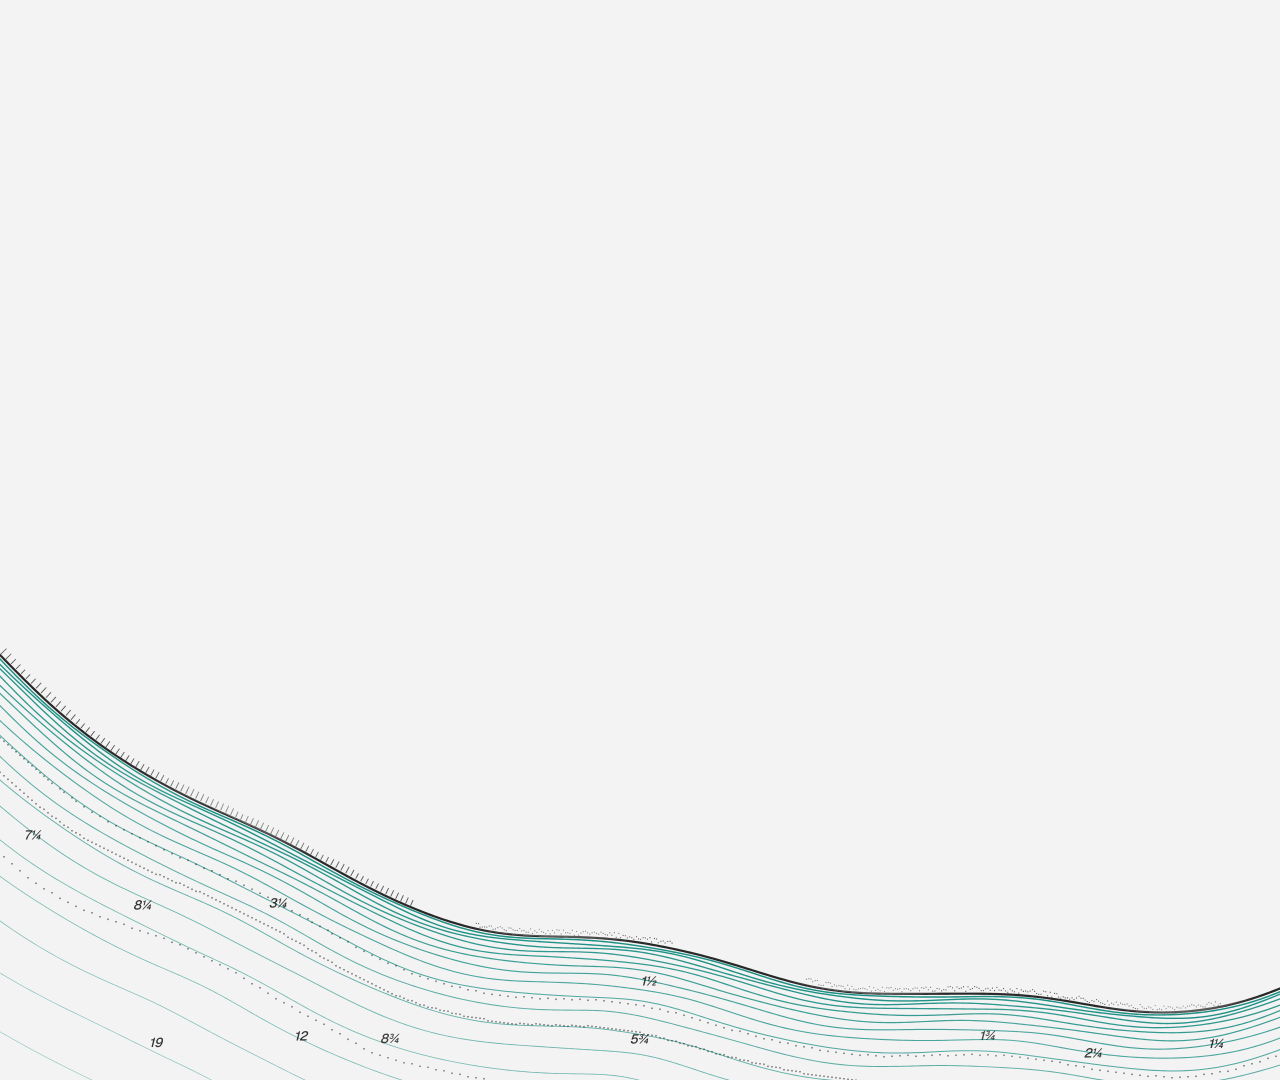
<file: product-film/templates/common/tools/chart-background.html>
<!doctype html><html><head><meta charset="utf-8"><title>drawing</title>
<!-- Engraved chart background: a 19th-century-style nautical chart, drawn deterministically on a canvas.
     A valley composition: dense in the bottom corners, rising up the sides, the centre clear for product UI and text.
     Chart conventions (INT 1, sections C and I, and water-lining practice): a firm ink coastline; 18 continuous
     engraved water lines parallel to the coast, each gap 1.2× the one before, with a slight hand wobble; dotted
     fathom lines at 3, 5 and 10 fathoms; sparse soundings in sloping figures with fractions; cliff hachures only on
     the steep coast (C3) and sandy-shore dots on the flat stretch (C6). No sandbanks: stippled banks read as noise.
     Render it with tools/make-chart-bg.mjs (16:9 at 3840×2160 and a transparent lines-only copy), or open it at
     1920×1080 with device scale factor 2. document.title becomes "done" when drawing finishes.
     URL parameters (all optional; colours are any CSS colour, # written as %23):
       accent=%230E8A7E   the water lines (the product accent)
       ink=%23121212      coastline, marks and figures
       plate=%23F3F3F3    the plate (ignored with transparent)
       transparent        lines only, on transparency (screenshot with omitBackground)
       font=Geist         family for the soundings (Google Fonts, unless the page receives window.CHART_FONT, a
                          font file as a data: URL; make-chart-bg.mjs passes the film's own Geist when it has one) -->
<style>html,body{margin:0;background:transparent;overflow:hidden}canvas{display:block;width:1920px;height:1080px}</style></head><body>
<canvas id="c" width="3840" height="2160"></canvas>
<script>
const Q = new URLSearchParams(location.search);
// ── BRAND: defaults are the template's example product. Pass your product's tokens as URL parameters instead. ──
const BRAND = { accent: Q.get('accent') || '#0E8A7E', ink: Q.get('ink') || '#121212', plate: Q.get('plate') || '#F3F3F3', font: Q.get('font') || 'Geist' };
const TRANSPARENT = Q.has('transparent');
// Any CSS colour → [r, g, b] (sRGB, 0–255), by painting one pixel.
const rgbOf = (css) => { const k = document.createElement('canvas').getContext('2d', { willReadFrequently: true }); k.fillStyle = '#000'; k.fillStyle = css; k.fillRect(0, 0, 1, 1); return [...k.getImageData(0, 0, 1, 1).data.slice(0, 3)]; };
const [ar, ag, ab] = rgbOf(BRAND.accent), [ir, ig, ib] = rgbOf(BRAND.ink);
const GA = (a) => `rgba(${ar},${ag},${ab},${a})`, INK = (a) => `rgba(${ir},${ig},${ib},${a})`;
const FONT = `"${BRAND.font}"`;

const c = document.getElementById('c'); let g = c.getContext('2d'); g.setTransform(2, 0, 0, 2, 0, 0);
if (!TRANSPARENT) { g.fillStyle = BRAND.plate; g.fillRect(0, 0, 1920, 1080); }
// seeded noise: one seed, one chart
let sd = 97; const rn = () => { sd = (sd * 1664525 + 1013904223) >>> 0; return sd / 4294967296; };
const PP = new Uint8Array(512); { const p = [...Array(256).keys()]; for (let i = 255; i > 0; i--) { const j = Math.floor(rn() * (i + 1)); [p[i], p[j]] = [p[j], p[i]]; } for (let i = 0; i < 512; i++) PP[i] = p[i & 255]; }
const HH = (x, y) => PP[(PP[x & 255] + (y & 255)) & 511] / 255, sm = (t) => t * t * (3 - 2 * t);
function vn(x, y) { const xi = Math.floor(x), yi = Math.floor(y), xf = x - xi, yf = y - yi, a = HH(xi, yi), b = HH(xi + 1, yi), e = HH(xi, yi + 1), d = HH(xi + 1, yi + 1), u = sm(xf), v = sm(yf); return a + (b - a) * u + (e - a) * v + (a - b - e + d) * u * v; }
function fbm(x, y, o = 4) { let s = 0, a = 0.5, f = 1, n = 0; for (let i = 0; i < o; i++) { s += a * vn(x * f + i * 17.3, y * f + i * 9.1); n += a; a *= 0.5; f *= 2; } return s / n; }
const clamp = (x, a, b) => Math.max(a, Math.min(b, x));
// the coast: a valley across the frame, and its slope
const yb = (X) => 1005 - 350 * Math.pow((X - 960) / 960, 2) + 20 * Math.sin(X * 0.0062) + 9 * Math.sin(X * 0.017);
const ybd = (X) => -700 * (X - 960) / (960 * 960) + 20 * 0.0062 * Math.cos(X * 0.0062) + 9 * 0.017 * Math.cos(X * 0.017);
// density field: high on land and near the coast, fading offshore (drives the valley mask)
const F = (X, Y) => { const d = yb(X) - Y; return d <= 0 ? 0.74 + 0.16 * Math.sin(X * 0.011) * Math.cos(Y * 0.012) : 0.62 * Math.exp(-d / 72) * (1 + 0.18 * Math.sin(X * 0.02)); };

// ---------- chart helpers (INT 1 conventions) ----------
const nrm = (x) => { const s = ybd(x), L = Math.hypot(1, s); return [-s / L, 1 / L]; };            // unit normal into the water
const offPts = (d, wob = 0, k = 0) => { const P = []; for (let x = -60; x <= 1980; x += 3) { const [nx, ny] = nrm(x), w = wob ? wob * (Math.sin(x * 0.041 + k * 1.9) + 1.2 * (fbm(x * 0.008, k * 0.43) - 0.5)) : 0; P.push([x + nx * (d + w), yb(x) + ny * (d + w)]); } return P; };
const strokePts = (P) => { g.beginPath(); let pen = false; for (const p of P) { if (!p) { pen = false; continue; } if (pen) g.lineTo(p[0], p[1]); else g.moveTo(p[0], p[1]); pen = true; } g.stroke(); };
const sdist = (x, y) => (y - yb(x)) / Math.hypot(1, ybd(x));                                         // distance from the coastline
const DEP = (x, y) => -1.6 + 0.9 * Math.pow(Math.max(0, sdist(x, y)) / 10, 1.15) * (0.84 + 0.32 * fbm(x * 0.003 + 5, y * 0.003 + 2)); // metres below datum
const contourPts = (lv) => { const P = []; let last = null; for (let x = -20; x <= 1940; x += 4) { let f = null; for (let y = (last ? Math.max(yb(x), last - 40) : yb(x)); y < 1110; y += 1.5) { if (DEP(x, y) >= lv) { f = y; break; } } last = f; P.push(f == null ? null : [x, f]); } return P; };
let OCC = []; const free = (x, y, w, h) => !OCC.some((o) => x < o[0] + o[2] && x + w > o[0] && y < o[1] + o[3] && y + h > o[1]), occupy = (x, y, w, h) => OCC.push([x, y, w, h]);
function coastline(col, w, wob = 0) { g.strokeStyle = col; g.lineWidth = w; g.lineJoin = 'round'; strokePts(offPts(0, wob, 99)); }
function shoreDetail(col) {
  g.strokeStyle = col; g.fillStyle = col; g.lineWidth = 0.9; g.beginPath();
  for (let x = 0; x <= 1920; x += 5) { const s = Math.abs(ybd(x)), [nx, ny] = nrm(x), y = yb(x); if (s > 0.42) { const l = 5 + 4 * fbm(x * 0.05, 7); g.moveTo(x - nx * 1.5, y - ny * 1.5); g.lineTo(x - nx * (1.5 + l), y - ny * (1.5 + l)); } }
  g.stroke();                                                                                                   // C3 cliffs: hachures on the steep coast only
  g.beginPath(); for (let x = 0; x <= 1920; x += 2.2) { if (Math.abs(ybd(x)) > 0.22) continue; const [nx, ny] = nrm(x), t = 2 + rn() * 5; const X = x - nx * t, Y = yb(x) - ny * t; g.moveTo(X + 0.6, Y); g.arc(X, Y, 0.6, 0, 6.2832); }
  g.fill();                                                                                                     // C6 sandy shore: dots
}
function sounding(x, y, D) {                                                                                    // I10, in fathoms with quarter fractions
  g.fillStyle = INK(0.85); g.textBaseline = 'alphabetic';
  const f = D / 1.8288, wh = Math.floor(f), fr = ['', '¼', '½', '¾'][Math.floor((f - wh) * 4)]; const t = wh === 0 ? (fr || '¼') : wh + (wh < 10 ? fr : '');
  g.font = `italic 500 13px ${FONT}`; const w = g.measureText(t).width; if (!free(x - w / 2 - 2, y - 11, w + 4, 14)) return false;
  g.textAlign = 'center'; g.fillText(t, x, y); occupy(x - w / 2 - 2, y - 11, w + 4, 14); return true;
}
function soundings(levels) {
  for (let y = 585; y < 1075; y += 66) for (let x = 40; x < 1900; x += 118) {
    const X = x + (rn() - 0.5) * 50, Y = y + (rn() - 0.5) * 24, D = DEP(X, Y); if (D < 0.6 || sdist(X, Y) < 10) continue;
    if (levels.some((l) => Math.abs(D - l) < 0.45 + l * 0.05)) continue; if (rn() > 0.5) continue; if (!free(X - 34, Y - 30, 68, 44)) continue; sounding(X, Y, D);
  }
}
function engraved() {
  OCC = [];
  let d = 0, gap = 2.8; for (let k = 0; k < 18; k++) { d += gap; gap *= 1.2; g.strokeStyle = GA(clamp(0.95 - k * 0.03, 0.4, 0.95)); g.lineWidth = Math.max(0.5, 1.45 - k * 0.055); strokePts(offPts(d, 0.7, k)); }   // water-lining
  for (const [fm, sp] of [[3, 5], [5, 4], [10, 6]]) { const P = contourPts(fm * 1.8288); g.fillStyle = INK(0.55); g.beginPath(); let acc = 0, prev = null; for (const p of P) { if (!p) { prev = null; continue; } if (prev) { acc += Math.hypot(p[0] - prev[0], p[1] - prev[1]); if (acc >= sp) { acc = 0; g.moveTo(p[0] + 0.9, p[1]); g.arc(p[0], p[1], 0.9, 0, 6.2832); } } prev = p; } g.fill(); }   // fathom lines
  coastline(INK(0.9), 2.2, 0.4); shoreDetail(INK(0.7)); soundings([3 * 1.8288, 5 * 1.8288, 10 * 1.8288]);
}
// The valley: draw offscreen, then keep it only inside the soft silhouette of the density field.
function valleyMask() { const M = document.createElement('canvas'); M.width = 1920; M.height = 1080; const m = M.getContext('2d'), id = m.createImageData(1920, 1080);
  for (let y = 0; y < 1080; y++) for (let x = 0; x < 1920; x++) { const a = clamp(F(x, y) / 0.62, 0, 1); id.data[(y * 1920 + x) * 4 + 3] = Math.round(255 * Math.pow(a, 1.5)); } m.putImageData(id, 0, 0); return M; }
function masked(fn) { const main = g, o = document.createElement('canvas'); o.width = 3840; o.height = 2160; g = o.getContext('2d'); g.setTransform(2, 0, 0, 2, 0, 0); fn();
  g.setTransform(1, 0, 0, 1, 0, 0); g.globalCompositeOperation = 'destination-in'; g.drawImage(valleyMask(), 0, 0, 3840, 2160); g = main; g.drawImage(o, 0, 0, 1920, 1080); }

(async () => {
  try {
    if (window.CHART_FONT) { const ff = new FontFace(BRAND.font, `url(${window.CHART_FONT})`, { weight: '100 900' }); await ff.load(); document.fonts.add(ff); }
    else { const l = document.createElement('link'); l.rel = 'stylesheet'; l.href = `https://fonts.googleapis.com/css2?family=${encodeURIComponent(BRAND.font)}:wght@500&display=block`; document.head.append(l); await new Promise((r) => { l.onload = r; l.onerror = r; setTimeout(r, 4000); }); }
    await document.fonts.load(`italic 500 13px ${FONT}`);
  } catch { /* the soundings fall back to the system sans */ }
  masked(engraved); document.title = 'done';
})();
</script></body></html>
</file>
